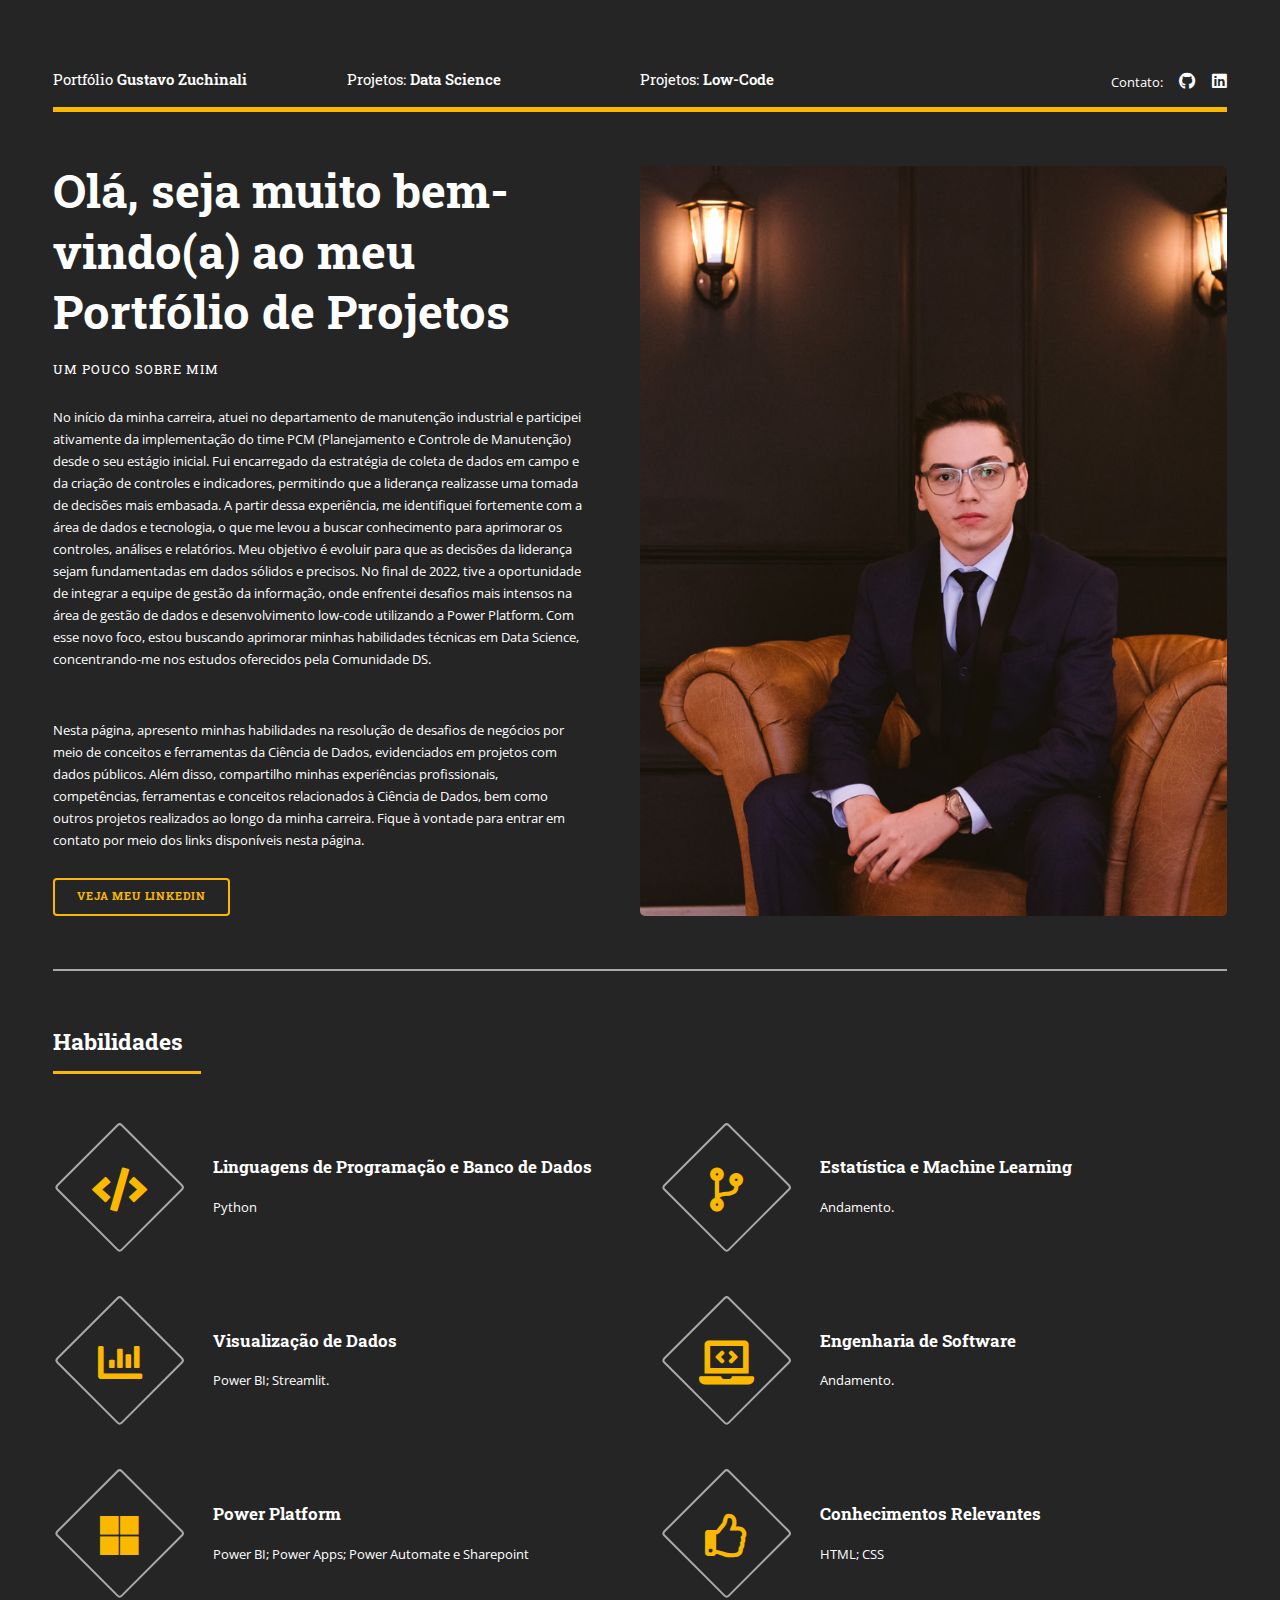
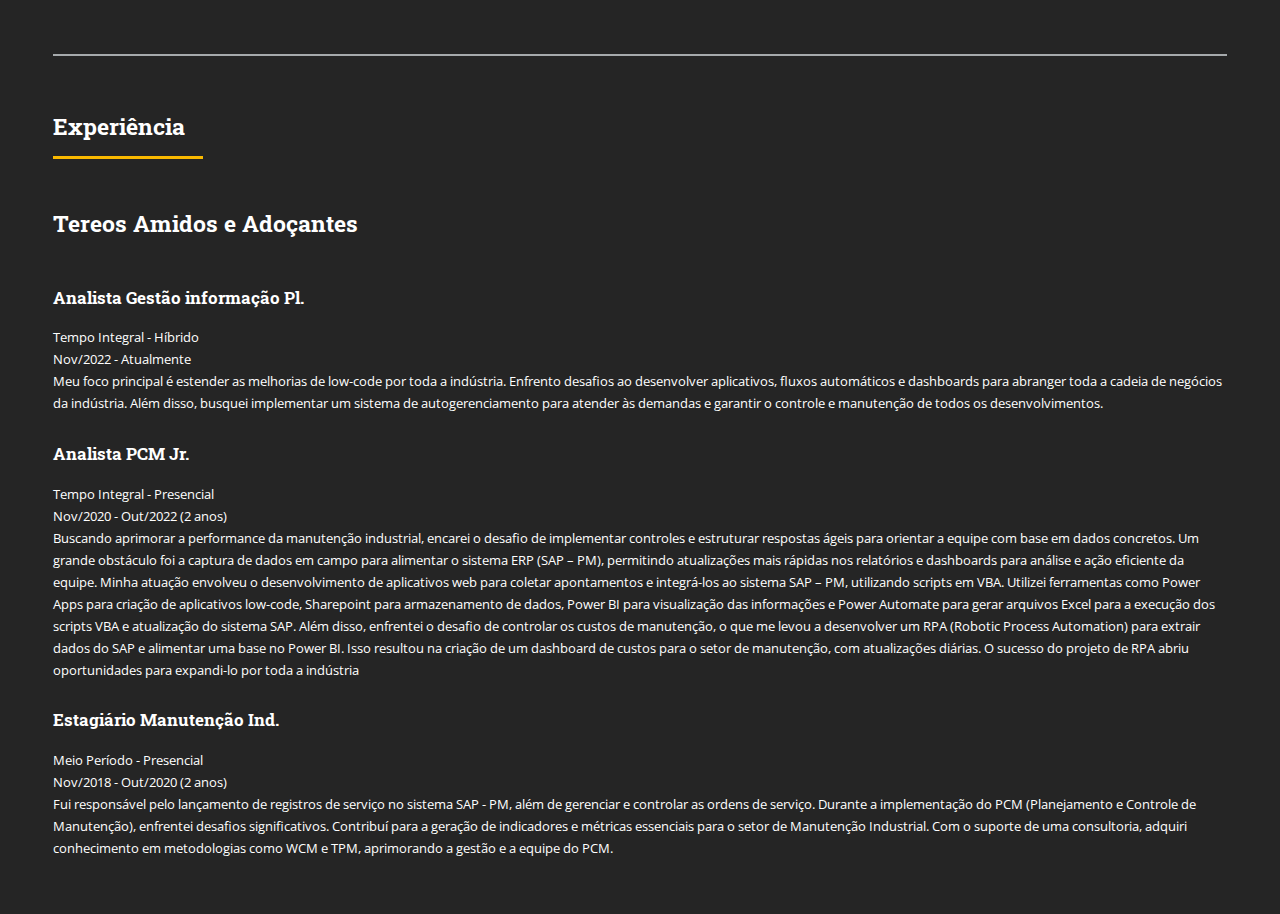
<file: index.html>
<!DOCTYPE html>
<!--
	Editorial by HTML5 UP
	html5up.net | @ajlkn
	Free for personal and commercial use under the CCA 3.0 license (html5up.net/license)
-->
<html>
  <head>
    <title>Portfólio Zuchinali</title>
    <meta charset="utf-8" />
    <meta
      name="viewport"
      content="width=device-width, initial-scale=1, user-scalable=no"
    />
    <link rel="stylesheet" href="assets/css/main.css" />
    <link
      rel="shortcut icon"
      href="images/icon-site-header.png"
      type="image/x-icon"
    />
  </head>
  <body class="is-preload">
    <!-- Wrapper -->
    <div id="wrapper">
      <!-- Main -->
      <div id="main">
        <div class="inner">
          <!-- Header -->
          <header id="header">
            <a href="index.html" class="logo">
              Portfólio <strong>Gustavo Zuchinali</strong></a
            >
            <a href="projetos-data-sciece.html" class="logo"
              >Projetos: <strong>Data Science</strong></a
            >
            <a href="projetos-low-code.html" class="logo"
              >Projetos: <strong>Low-Code</strong></a
            >
            <ul class="icons">
              <li>Contato:</li>
              <li>
                <a
                  href="https://github.com/Zuchinali"
                  class="icon brands fa-github"
                  target="_blank"
                  ><span class="label">Twitter</span></a
                >
              </li>
              <li>
                <a
                  href="https://www.linkedin.com/in/gustavo-zuchinali-b1960716a/"
                  class="icon brands fa-linkedin"
                  target="_blank"
                  ><span class="label">Medium</span></a
                >
              </li>
            </ul>
          </header>

          <!-- Introdução -->
          <section id="banner">
            <div class="content">
              <header>
                <h1>
                  Olá, seja muito bem-vindo(a) ao meu Portfólio de Projetos<br />
                </h1>
                <p>Um pouco sobre mim</p>
              </header>
              <p>
                No início da minha carreira, atuei no departamento de manutenção
                industrial e participei ativamente da implementação do time PCM
                (Planejamento e Controle de Manutenção) desde o seu estágio
                inicial. Fui encarregado da estratégia de coleta de dados em
                campo e da criação de controles e indicadores, permitindo que a
                liderança realizasse uma tomada de decisões mais embasada. A
                partir dessa experiência, me identifiquei fortemente com a área
                de dados e tecnologia, o que me levou a buscar conhecimento para
                aprimorar os controles, análises e relatórios. Meu objetivo é
                evoluir para que as decisões da liderança sejam fundamentadas em
                dados sólidos e precisos. No final de 2022, tive a oportunidade
                de integrar a equipe de gestão da informação, onde enfrentei
                desafios mais intensos na área de gestão de dados e
                desenvolvimento low-code utilizando a Power Platform. Com esse
                novo foco, estou buscando aprimorar minhas habilidades técnicas
                em Data Science, concentrando-me nos estudos oferecidos pela
                Comunidade DS.
              </p>
              <br />
              <p>
                Nesta página, apresento minhas habilidades na resolução de
                desafios de negócios por meio de conceitos e ferramentas da
                Ciência de Dados, evidenciados em projetos com dados públicos.
                Além disso, compartilho minhas experiências profissionais,
                competências, ferramentas e conceitos relacionados à Ciência de
                Dados, bem como outros projetos realizados ao longo da minha
                carreira. Fique à vontade para entrar em contato por meio dos
                links disponíveis nesta página.
              </p>
              <ul class="actions">
                <li>
                  <a
                    href="https://www.linkedin.com/in/gustavo-zuchinali-b1960716a/"
                    class="button big"
                    target="_blank"
                    >Veja meu Linkedin</a
                  >
                </li>
              </ul>
            </div>
            <span class="image object">
              <img src="images/perfil_portfolio.png" alt="" />
            </span>
          </section>

          <!-- Habilidades -->
          <section>
            <header class="major">
              <h2>Habilidades</h2>
            </header>
            <div class="features">
              <article>
                <span class="icon solid fa-code"></span>
                <div class="content">
                  <h3>Linguagens de Programação e Banco de Dados</h3>
                  <p>Python</p>
                </div>
              </article>
              <article>
                <span class="icon solid fa-code-branch"></span>
                <div class="content">
                  <h3>Estatística e Machine Learning</h3>
                  <p>Andamento.</p>
                </div>
              </article>
              <article>
                <span class="icon solid fa-chart-bar"></span>
                <div class="content">
                  <h3>Visualização de Dados</h3>
                  <p>Power BI; Streamlit.</p>
                </div>
              </article>
              <article>
                <span class="icon solid fa-laptop-code"></span>
                <div class="content">
                  <h3>Engenharia de Software</h3>
                  <p>Andamento.</p>
                </div>
              </article>
              <article>
                <span class="icon brands fa-microsoft"></span>
                <div class="content">
                  <h3>Power Platform</h3>
                  <p>
                    Power BI; Power Apps; Power Automate e
                    Sharepoint
                  </p>
                </div>
              </article>
              <article>
                <span class="icon regular fa-thumbs-up"></span>
                <div class="content">
                  <h3>Conhecimentos Relevantes</h3>
                  <p>HTML; CSS</p>
                </div>
              </article>
            </div>
          </section>

          <!-- Experiência -->
          <section>
            <header class="major">
              <h2>Experiência</h2>
            </header>
            <h2>Tereos Amidos e Adoçantes</h2>
            <br />
            <h3>Analista Gestão informação Pl.</h3>
            <p>
              Tempo Integral - Híbrido<br />
              Nov/2022 - Atualmente<br />
              Meu foco principal é estender as melhorias de low-code por toda
              a indústria. Enfrento desafios ao desenvolver aplicativos, fluxos
              automáticos e dashboards para abranger toda a cadeia de negócios
              da indústria. Além disso, busquei implementar um sistema de
              autogerenciamento para atender às demandas e garantir o controle e
              manutenção de todos os desenvolvimentos.
            </p>
            <h3>Analista PCM Jr.</h3>
            <p>
              Tempo Integral - Presencial<br />
              Nov/2020 - Out/2022 (2 anos)<br />
              Buscando aprimorar a performance da manutenção industrial, encarei
              o desafio de implementar controles e estruturar respostas ágeis
              para orientar a equipe com base em dados concretos. Um grande
              obstáculo foi a captura de dados em campo para alimentar o sistema
              ERP (SAP – PM), permitindo atualizações mais rápidas nos
              relatórios e dashboards para análise e ação eficiente da equipe.
              Minha atuação envolveu o desenvolvimento de aplicativos web para
              coletar apontamentos e integrá-los ao sistema SAP – PM, utilizando
              scripts em VBA. Utilizei ferramentas como Power Apps para criação
              de aplicativos low-code, Sharepoint para armazenamento de dados,
              Power BI para visualização das informações e Power Automate para
              gerar arquivos Excel para a execução dos scripts VBA e atualização
              do sistema SAP. Além disso, enfrentei o desafio de controlar os
              custos de manutenção, o que me levou a desenvolver um RPA (Robotic
              Process Automation) para extrair dados do SAP e alimentar uma base
              no Power BI. Isso resultou na criação de um dashboard de custos
              para o setor de manutenção, com atualizações diárias. O sucesso do
              projeto de RPA abriu oportunidades para expandi-lo por toda a
              indústria
            </p>
            <h3>Estagiário Manutenção Ind.</h3>
            <p>
              Meio Período - Presencial<br />
              Nov/2018 - Out/2020 (2 anos)<br />
              Fui responsável pelo lançamento de registros de serviço no sistema
              SAP - PM, além de gerenciar e controlar as ordens de serviço.
              Durante a implementação do PCM (Planejamento e Controle de
              Manutenção), enfrentei desafios significativos. Contribuí para a
              geração de indicadores e métricas essenciais para o setor de
              Manutenção Industrial. Com o suporte de uma consultoria, adquiri
              conhecimento em metodologias como WCM e TPM, aprimorando a gestão
              e a equipe do PCM.
            </p>
          </section>

          <!-- Projetos -->
          <!--
          <section>
            <header class="major">
              <h2>Projetos</h2>
            </header>
            <div class="posts">
              <article>
                <a href="#" class="image"
                  ><img src="images/pic01.jpg" alt=""
                /></a>
                <h3>Interdum aenean</h3>
                <p>
                  Aenean ornare velit lacus, ac varius enim lorem ullamcorper
                  dolore. Proin aliquam facilisis ante interdum. Sed nulla amet
                  lorem feugiat tempus aliquam.
                </p>
                <ul class="actions">
                  <li><a href="#" class="button">More</a></li>
                </ul>
              </article>
            -->
              <!-- Modelos
										<article>
											<a href="#" class="image"><img src="images/pic02.jpg" alt="" /></a>
											<h3>Nulla amet dolore</h3>
											<p>Aenean ornare velit lacus, ac varius enim lorem ullamcorper dolore. Proin aliquam facilisis ante interdum. Sed nulla amet lorem feugiat tempus aliquam.</p>
											<ul class="actions">
												<li><a href="#" class="button">More</a></li>
											</ul>
										</article>
										<article>
											<a href="#" class="image"><img src="images/pic03.jpg" alt="" /></a>
											<h3>Tempus ullamcorper</h3>
											<p>Aenean ornare velit lacus, ac varius enim lorem ullamcorper dolore. Proin aliquam facilisis ante interdum. Sed nulla amet lorem feugiat tempus aliquam.</p>
											<ul class="actions">
												<li><a href="#" class="button">More</a></li>
											</ul>
										</article>
										<article>
											<a href="#" class="image"><img src="images/pic04.jpg" alt="" /></a>
											<h3>Sed etiam facilis</h3>
											<p>Aenean ornare velit lacus, ac varius enim lorem ullamcorper dolore. Proin aliquam facilisis ante interdum. Sed nulla amet lorem feugiat tempus aliquam.</p>
											<ul class="actions">
												<li><a href="#" class="button">More</a></li>
											</ul>
										</article>
										<article>
											<a href="#" class="image"><img src="images/pic05.jpg" alt="" /></a>
											<h3>Feugiat lorem aenean</h3>
											<p>Aenean ornare velit lacus, ac varius enim lorem ullamcorper dolore. Proin aliquam facilisis ante interdum. Sed nulla amet lorem feugiat tempus aliquam.</p>
											<ul class="actions">
												<li><a href="#" class="button">More</a></li>
											</ul>
										</article>
										<article>
											<a href="#" class="image"><img src="images/pic06.jpg" alt="" /></a>
											<h3>Amet varius aliquam</h3>
											<p>Aenean ornare velit lacus, ac varius enim lorem ullamcorper dolore. Proin aliquam facilisis ante interdum. Sed nulla amet lorem feugiat tempus aliquam.</p>
											<ul class="actions">
												<li><a href="#" class="button">More</a></li>
											</ul>
										</article>
										-->
            </div>
          </section>
        </div>
      </div>

      <!-- Sidebar 
      <div id="sidebar">
        <div class="inner"> -->
      <!-- Menu 
          <nav id="menu">
            <header class="major">
              <h2>Navegação</h2>
            </header>
            <ul>
              <li><a href="index.html">Home</a></li>
              <li><a href="generic.html">Projetos</a></li>
              <li>
                <span class="opener">Projetos: Low-Code</span>
                <ul>
                  <li><a href="#">Projeto 1</a></li>
                  <li><a href="#">Projeto 2</a></li>
                  <li><a href="#">Projeto 3</a></li>
                  <li><a href="#">Projeto 4</a></li>
                </ul>
              </li>
            </ul>
          </nav>
        -->
      <!-- Section
								<section>
									<header class="major">
										<h2>Ante interdum</h2>
									</header>
									<div class="mini-posts">
										<article>
											<a href="#" class="image"><img src="images/pic07.jpg" alt="" /></a>
											<p>Aenean ornare velit lacus, ac varius enim lorem ullamcorper dolore aliquam.</p>
										</article>
										<article>
											<a href="#" class="image"><img src="images/pic08.jpg" alt="" /></a>
											<p>Aenean ornare velit lacus, ac varius enim lorem ullamcorper dolore aliquam.</p>
										</article>
										<article>
											<a href="#" class="image"><img src="images/pic09.jpg" alt="" /></a>
											<p>Aenean ornare velit lacus, ac varius enim lorem ullamcorper dolore aliquam.</p>
										</article>
									</div>
									<ul class="actions">
										<li><a href="#" class="button">More</a></li>
									</ul>
								</section>
							-->
      <!-- Section
								<section>
									<header class="major">
										<h2>Get in touch</h2>
									</header>
									<p>Sed varius enim lorem ullamcorper dolore aliquam aenean ornare velit lacus, ac varius enim lorem ullamcorper dolore. Proin sed aliquam facilisis ante interdum. Sed nulla amet lorem feugiat tempus aliquam.</p>
									<ul class="contact">
										<li class="icon solid fa-envelope"><a href="#">information@untitled.tld</a></li>
										<li class="icon solid fa-phone">(000) 000-0000</li>
										<li class="icon solid fa-home">1234 Somewhere Road #8254<br />
										Nashville, TN 00000-0000</li>
									</ul>
								</section>
							-->
      <!-- Footer 
          <footer id="footer">
            <p class="copyright">
              &copy; Untitled. All rights reserved. Design:
              <a href="https://html5up.net">HTML5 UP.</a> Edição e Imagens:
              Gustavo Zuchinali.
            </p>
          </footer>
        </div> 
      </div> -->
    </div>

    <!-- Scripts -->
    <script src="assets/js/jquery.min.js"></script>
    <script src="assets/js/browser.min.js"></script>
    <script src="assets/js/breakpoints.min.js"></script>
    <script src="assets/js/util.js"></script>
    <script src="assets/js/main.js"></script>
  </body>
</html>
</file>
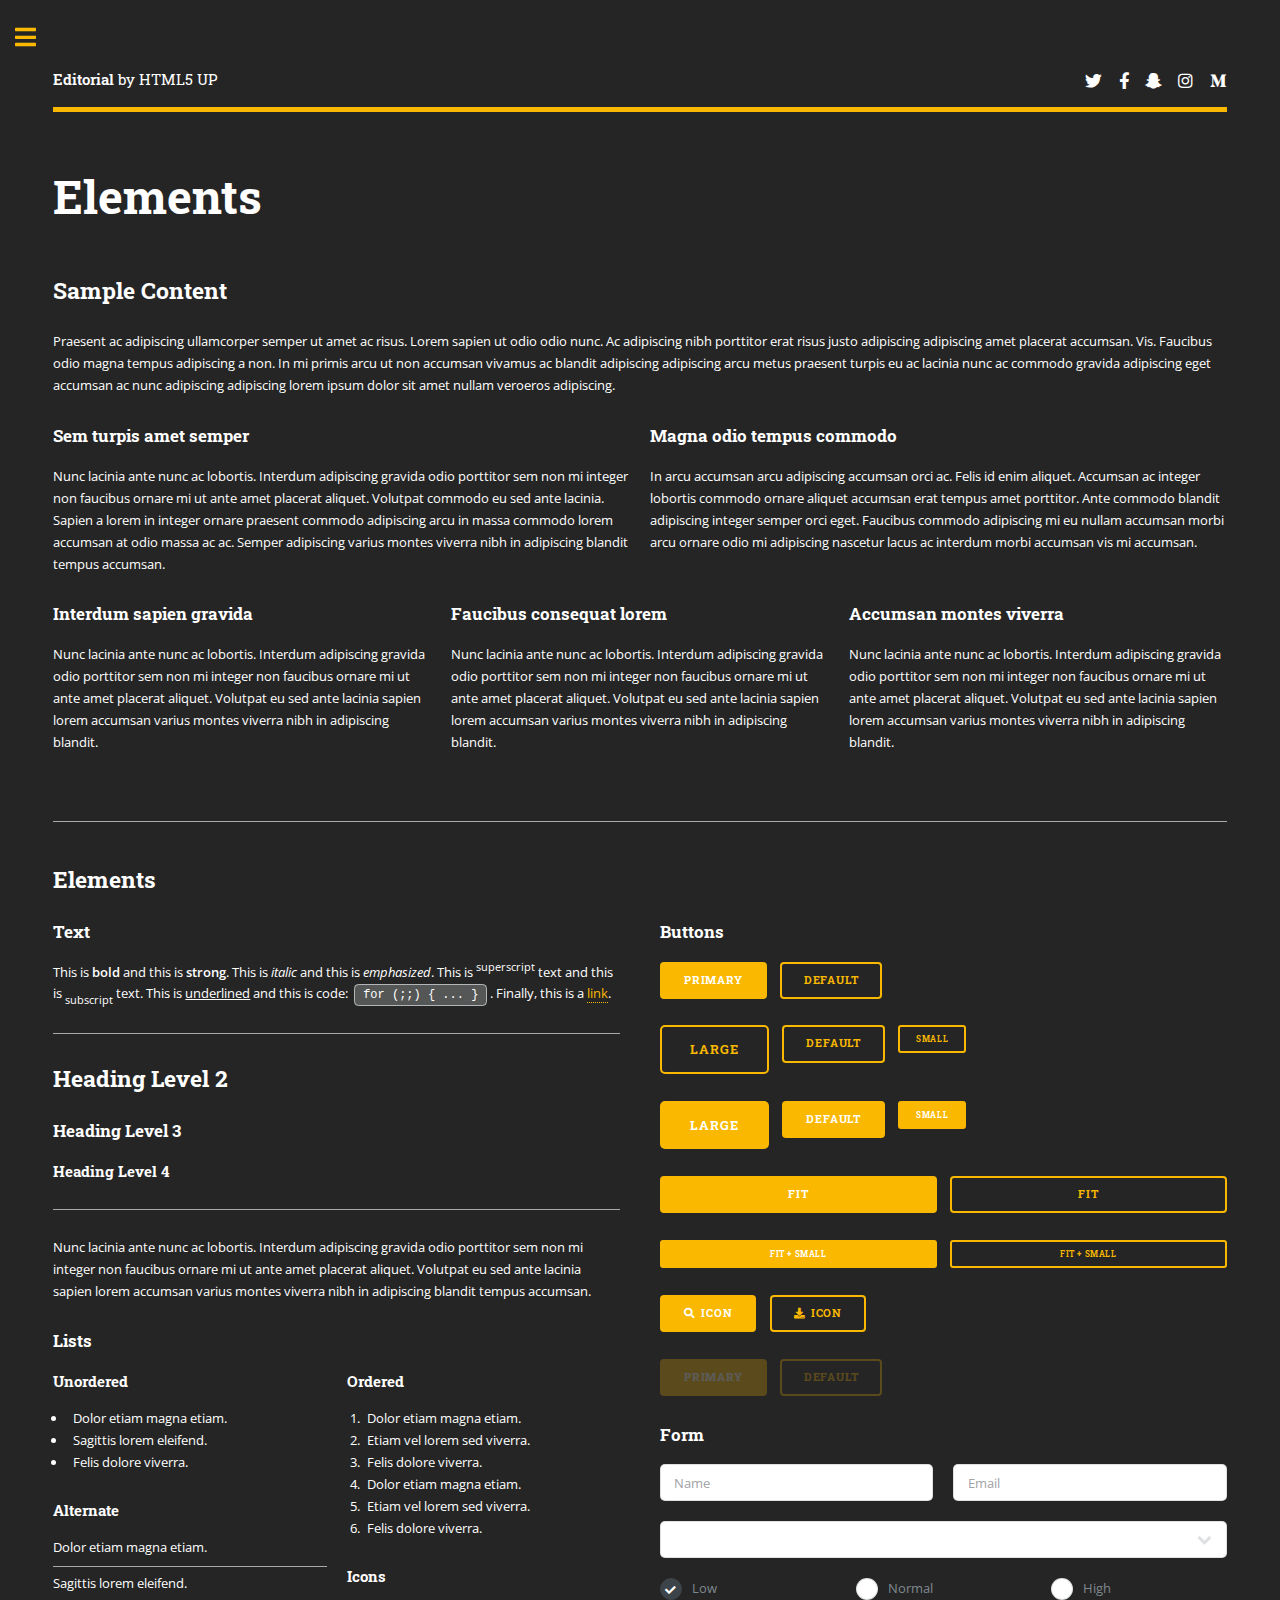
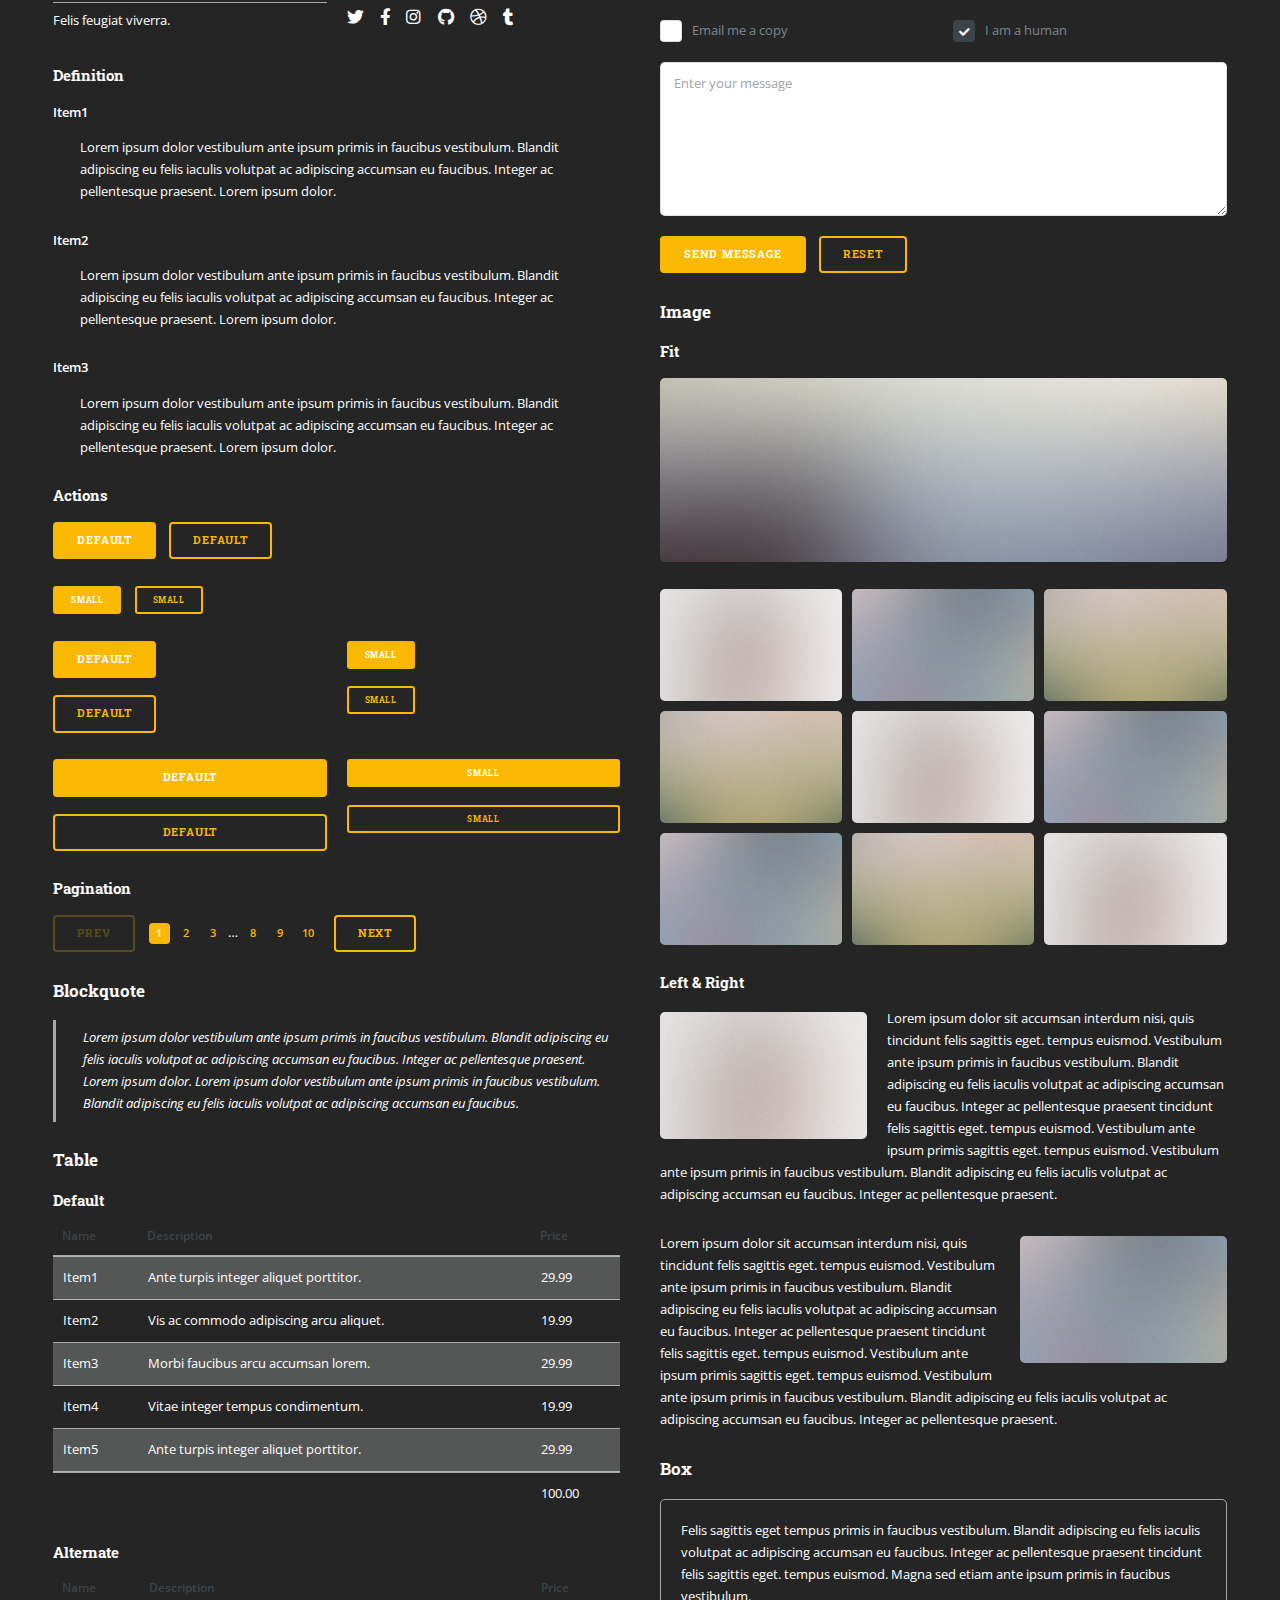
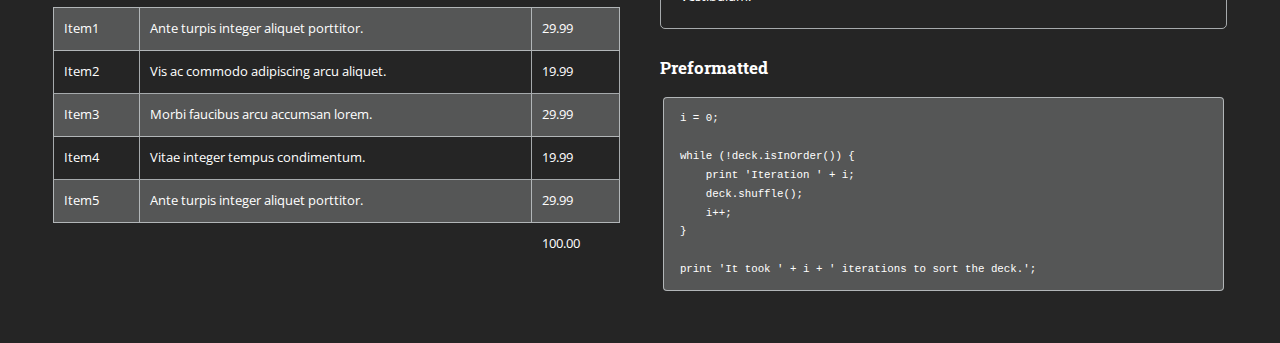
<file: elements.html>
<!DOCTYPE HTML>
<!--
	Editorial by HTML5 UP
	html5up.net | @ajlkn
	Free for personal and commercial use under the CCA 3.0 license (html5up.net/license)
-->
<html>
	<head>
		<title>Elements - Editorial by HTML5 UP</title>
		<meta charset="utf-8" />
		<meta name="viewport" content="width=device-width, initial-scale=1, user-scalable=no" />
		<link rel="stylesheet" href="assets/css/main.css" />
	</head>
	<body class="is-preload">

		<!-- Wrapper -->
			<div id="wrapper">

				<!-- Main -->
					<div id="main">
						<div class="inner">

							<!-- Header -->
								<header id="header">
									<a href="index.html" class="logo"><strong>Editorial</strong> by HTML5 UP</a>
									<ul class="icons">
										<li><a href="#" class="icon brands fa-twitter"><span class="label">Twitter</span></a></li>
										<li><a href="#" class="icon brands fa-facebook-f"><span class="label">Facebook</span></a></li>
										<li><a href="#" class="icon brands fa-snapchat-ghost"><span class="label">Snapchat</span></a></li>
										<li><a href="#" class="icon brands fa-instagram"><span class="label">Instagram</span></a></li>
										<li><a href="#" class="icon brands fa-medium-m"><span class="label">Medium</span></a></li>
									</ul>
								</header>

							<!-- Content -->
								<section>
									<header class="main">
										<h1>Elements</h1>
									</header>

									<!-- Content -->
										<h2 id="content">Sample Content</h2>
										<p>Praesent ac adipiscing ullamcorper semper ut amet ac risus. Lorem sapien ut odio odio nunc. Ac adipiscing nibh porttitor erat risus justo adipiscing adipiscing amet placerat accumsan. Vis. Faucibus odio magna tempus adipiscing a non. In mi primis arcu ut non accumsan vivamus ac blandit adipiscing adipiscing arcu metus praesent turpis eu ac lacinia nunc ac commodo gravida adipiscing eget accumsan ac nunc adipiscing adipiscing lorem ipsum dolor sit amet nullam veroeros adipiscing.</p>
										<div class="row">
											<div class="col-6 col-12-small">
												<h3>Sem turpis amet semper</h3>
												<p>Nunc lacinia ante nunc ac lobortis. Interdum adipiscing gravida odio porttitor sem non mi integer non faucibus ornare mi ut ante amet placerat aliquet. Volutpat commodo eu sed ante lacinia. Sapien a lorem in integer ornare praesent commodo adipiscing arcu in massa commodo lorem accumsan at odio massa ac ac. Semper adipiscing varius montes viverra nibh in adipiscing blandit tempus accumsan.</p>
											</div>
											<div class="col-6 col-12-small">
												<h3>Magna odio tempus commodo</h3>
												<p>In arcu accumsan arcu adipiscing accumsan orci ac. Felis id enim aliquet. Accumsan ac integer lobortis commodo ornare aliquet accumsan erat tempus amet porttitor. Ante commodo blandit adipiscing integer semper orci eget. Faucibus commodo adipiscing mi eu nullam accumsan morbi arcu ornare odio mi adipiscing nascetur lacus ac interdum morbi accumsan vis mi accumsan.</p>
											</div>
											<!-- Break -->
											<div class="col-4 col-12-medium">
												<h3>Interdum sapien gravida</h3>
												<p>Nunc lacinia ante nunc ac lobortis. Interdum adipiscing gravida odio porttitor sem non mi integer non faucibus ornare mi ut ante amet placerat aliquet. Volutpat eu sed ante lacinia sapien lorem accumsan varius montes viverra nibh in adipiscing blandit.</p>
											</div>
											<div class="col-4 col-12-medium">
												<h3>Faucibus consequat lorem</h3>
												<p>Nunc lacinia ante nunc ac lobortis. Interdum adipiscing gravida odio porttitor sem non mi integer non faucibus ornare mi ut ante amet placerat aliquet. Volutpat eu sed ante lacinia sapien lorem accumsan varius montes viverra nibh in adipiscing blandit.</p>
											</div>
											<div class="col-4 col-12-medium">
												<h3>Accumsan montes viverra</h3>
												<p>Nunc lacinia ante nunc ac lobortis. Interdum adipiscing gravida odio porttitor sem non mi integer non faucibus ornare mi ut ante amet placerat aliquet. Volutpat eu sed ante lacinia sapien lorem accumsan varius montes viverra nibh in adipiscing blandit.</p>
											</div>
										</div>

									<hr class="major" />

									<!-- Elements -->
										<h2 id="elements">Elements</h2>
										<div class="row gtr-200">
											<div class="col-6 col-12-medium">

												<!-- Text stuff -->
													<h3>Text</h3>
													<p>This is <b>bold</b> and this is <strong>strong</strong>. This is <i>italic</i> and this is <em>emphasized</em>.
													This is <sup>superscript</sup> text and this is <sub>subscript</sub> text.
													This is <u>underlined</u> and this is code: <code>for (;;) { ... }</code>.
													Finally, this is a <a href="#">link</a>.</p>
													<hr />
													<h2>Heading Level 2</h2>
													<h3>Heading Level 3</h3>
													<h4>Heading Level 4</h4>
													<hr />
													<p>Nunc lacinia ante nunc ac lobortis. Interdum adipiscing gravida odio porttitor sem non mi integer non faucibus ornare mi ut ante amet placerat aliquet. Volutpat eu sed ante lacinia sapien lorem accumsan varius montes viverra nibh in adipiscing blandit tempus accumsan.</p>

												<!-- Lists -->
													<h3>Lists</h3>
													<div class="row">
														<div class="col-6 col-12-small">

															<h4>Unordered</h4>
															<ul>
																<li>Dolor etiam magna etiam.</li>
																<li>Sagittis lorem eleifend.</li>
																<li>Felis dolore viverra.</li>
															</ul>

															<h4>Alternate</h4>
															<ul class="alt">
																<li>Dolor etiam magna etiam.</li>
																<li>Sagittis lorem eleifend.</li>
																<li>Felis feugiat viverra.</li>
															</ul>

														</div>
														<div class="col-6 col-12-small">

															<h4>Ordered</h4>
															<ol>
																<li>Dolor etiam magna etiam.</li>
																<li>Etiam vel lorem sed viverra.</li>
																<li>Felis dolore viverra.</li>
																<li>Dolor etiam magna etiam.</li>
																<li>Etiam vel lorem sed viverra.</li>
																<li>Felis dolore viverra.</li>
															</ol>

															<h4>Icons</h4>
															<ul class="icons">
																<li><a href="#" class="icon brands fa-twitter"><span class="label">Twitter</span></a></li>
																<li><a href="#" class="icon brands fa-facebook-f"><span class="label">Facebook</span></a></li>
																<li><a href="#" class="icon brands fa-instagram"><span class="label">Instagram</span></a></li>
																<li><a href="#" class="icon brands fa-github"><span class="label">Github</span></a></li>
																<li><a href="#" class="icon brands fa-dribbble"><span class="label">Dribbble</span></a></li>
																<li><a href="#" class="icon brands fa-tumblr"><span class="label">Tumblr</span></a></li>
															</ul>

														</div>
													</div>
													<h4>Definition</h4>
													<dl>
														<dt>Item1</dt>
														<dd>
															<p>Lorem ipsum dolor vestibulum ante ipsum primis in faucibus vestibulum. Blandit adipiscing eu felis iaculis volutpat ac adipiscing accumsan eu faucibus. Integer ac pellentesque praesent. Lorem ipsum dolor.</p>
														</dd>
														<dt>Item2</dt>
														<dd>
															<p>Lorem ipsum dolor vestibulum ante ipsum primis in faucibus vestibulum. Blandit adipiscing eu felis iaculis volutpat ac adipiscing accumsan eu faucibus. Integer ac pellentesque praesent. Lorem ipsum dolor.</p>
														</dd>
														<dt>Item3</dt>
														<dd>
															<p>Lorem ipsum dolor vestibulum ante ipsum primis in faucibus vestibulum. Blandit adipiscing eu felis iaculis volutpat ac adipiscing accumsan eu faucibus. Integer ac pellentesque praesent. Lorem ipsum dolor.</p>
														</dd>
													</dl>

													<h4>Actions</h4>
													<ul class="actions">
														<li><a href="#" class="button primary">Default</a></li>
														<li><a href="#" class="button">Default</a></li>
													</ul>
													<ul class="actions small">
														<li><a href="#" class="button primary small">Small</a></li>
														<li><a href="#" class="button small">Small</a></li>
													</ul>
													<div class="row">
														<div class="col-6 col-12-small">
															<ul class="actions stacked">
																<li><a href="#" class="button primary">Default</a></li>
																<li><a href="#" class="button">Default</a></li>
															</ul>
														</div>
														<div class="col-6 col-12-small">
															<ul class="actions stacked">
																<li><a href="#" class="button primary small">Small</a></li>
																<li><a href="#" class="button small">Small</a></li>
															</ul>
														</div>
														<div class="col-6 col-12-small">
															<ul class="actions stacked">
																<li><a href="#" class="button primary fit">Default</a></li>
																<li><a href="#" class="button fit">Default</a></li>
															</ul>
														</div>
														<div class="col-6 col-12-small">
															<ul class="actions stacked">
																<li><a href="#" class="button primary small fit">Small</a></li>
																<li><a href="#" class="button small fit">Small</a></li>
															</ul>
														</div>
													</div>

													<h4>Pagination</h4>
													<ul class="pagination">
														<li><span class="button disabled">Prev</span></li>
														<li><a href="#" class="page active">1</a></li>
														<li><a href="#" class="page">2</a></li>
														<li><a href="#" class="page">3</a></li>
														<li><span>&hellip;</span></li>
														<li><a href="#" class="page">8</a></li>
														<li><a href="#" class="page">9</a></li>
														<li><a href="#" class="page">10</a></li>
														<li><a href="#" class="button">Next</a></li>
													</ul>

												<!-- Blockquote -->
													<h3>Blockquote</h3>
													<blockquote>Lorem ipsum dolor vestibulum ante ipsum primis in faucibus vestibulum. Blandit adipiscing eu felis iaculis volutpat ac adipiscing accumsan eu faucibus. Integer ac pellentesque praesent. Lorem ipsum dolor. Lorem ipsum dolor vestibulum ante ipsum primis in faucibus vestibulum. Blandit adipiscing eu felis iaculis volutpat ac adipiscing accumsan eu faucibus.</blockquote>

												<!-- Table -->
													<h3>Table</h3>

													<h4>Default</h4>
													<div class="table-wrapper">
														<table>
															<thead>
																<tr>
																	<th>Name</th>
																	<th>Description</th>
																	<th>Price</th>
																</tr>
															</thead>
															<tbody>
																<tr>
																	<td>Item1</td>
																	<td>Ante turpis integer aliquet porttitor.</td>
																	<td>29.99</td>
																</tr>
																<tr>
																	<td>Item2</td>
																	<td>Vis ac commodo adipiscing arcu aliquet.</td>
																	<td>19.99</td>
																</tr>
																<tr>
																	<td>Item3</td>
																	<td> Morbi faucibus arcu accumsan lorem.</td>
																	<td>29.99</td>
																</tr>
																<tr>
																	<td>Item4</td>
																	<td>Vitae integer tempus condimentum.</td>
																	<td>19.99</td>
																</tr>
																<tr>
																	<td>Item5</td>
																	<td>Ante turpis integer aliquet porttitor.</td>
																	<td>29.99</td>
																</tr>
															</tbody>
															<tfoot>
																<tr>
																	<td colspan="2"></td>
																	<td>100.00</td>
																</tr>
															</tfoot>
														</table>
													</div>

													<h4>Alternate</h4>
													<div class="table-wrapper">
														<table class="alt">
															<thead>
																<tr>
																	<th>Name</th>
																	<th>Description</th>
																	<th>Price</th>
																</tr>
															</thead>
															<tbody>
																<tr>
																	<td>Item1</td>
																	<td>Ante turpis integer aliquet porttitor.</td>
																	<td>29.99</td>
																</tr>
																<tr>
																	<td>Item2</td>
																	<td>Vis ac commodo adipiscing arcu aliquet.</td>
																	<td>19.99</td>
																</tr>
																<tr>
																	<td>Item3</td>
																	<td> Morbi faucibus arcu accumsan lorem.</td>
																	<td>29.99</td>
																</tr>
																<tr>
																	<td>Item4</td>
																	<td>Vitae integer tempus condimentum.</td>
																	<td>19.99</td>
																</tr>
																<tr>
																	<td>Item5</td>
																	<td>Ante turpis integer aliquet porttitor.</td>
																	<td>29.99</td>
																</tr>
															</tbody>
															<tfoot>
																<tr>
																	<td colspan="2"></td>
																	<td>100.00</td>
																</tr>
															</tfoot>
														</table>
													</div>

											</div>
											<div class="col-6 col-12-medium">

												<!-- Buttons -->
													<h3>Buttons</h3>
													<ul class="actions">
														<li><a href="#" class="button primary">Primary</a></li>
														<li><a href="#" class="button">Default</a></li>
													</ul>
													<ul class="actions">
														<li><a href="#" class="button large">Large</a></li>
														<li><a href="#" class="button">Default</a></li>
														<li><a href="#" class="button small">Small</a></li>
													</ul>
													<ul class="actions">
														<li><a href="#" class="button primary large">Large</a></li>
														<li><a href="#" class="button primary">Default</a></li>
														<li><a href="#" class="button primary small">Small</a></li>
													</ul>
													<ul class="actions fit">
														<li><a href="#" class="button primary fit">Fit</a></li>
														<li><a href="#" class="button fit">Fit</a></li>
													</ul>
													<ul class="actions fit small">
														<li><a href="#" class="button primary fit small">Fit + Small</a></li>
														<li><a href="#" class="button fit small">Fit + Small</a></li>
													</ul>
													<ul class="actions">
														<li><a href="#" class="button primary icon solid fa-search">Icon</a></li>
														<li><a href="#" class="button icon solid fa-download">Icon</a></li>
													</ul>
													<ul class="actions">
														<li><span class="button primary disabled">Primary</span></li>
														<li><span class="button disabled">Default</span></li>
													</ul>

												<!-- Form -->
													<h3>Form</h3>

													<form method="post" action="#">
														<div class="row gtr-uniform">
															<div class="col-6 col-12-xsmall">
																<input type="text" name="demo-name" id="demo-name" value="" placeholder="Name" />
															</div>
															<div class="col-6 col-12-xsmall">
																<input type="email" name="demo-email" id="demo-email" value="" placeholder="Email" />
															</div>
															<!-- Break -->
															<div class="col-12">
																<select name="demo-category" id="demo-category">
																	<option value="">- Category -</option>
																	<option value="1">Manufacturing</option>
																	<option value="1">Shipping</option>
																	<option value="1">Administration</option>
																	<option value="1">Human Resources</option>
																</select>
															</div>
															<!-- Break -->
															<div class="col-4 col-12-small">
																<input type="radio" id="demo-priority-low" name="demo-priority" checked>
																<label for="demo-priority-low">Low</label>
															</div>
															<div class="col-4 col-12-small">
																<input type="radio" id="demo-priority-normal" name="demo-priority">
																<label for="demo-priority-normal">Normal</label>
															</div>
															<div class="col-4 col-12-small">
																<input type="radio" id="demo-priority-high" name="demo-priority">
																<label for="demo-priority-high">High</label>
															</div>
															<!-- Break -->
															<div class="col-6 col-12-small">
																<input type="checkbox" id="demo-copy" name="demo-copy">
																<label for="demo-copy">Email me a copy</label>
															</div>
															<div class="col-6 col-12-small">
																<input type="checkbox" id="demo-human" name="demo-human" checked>
																<label for="demo-human">I am a human</label>
															</div>
															<!-- Break -->
															<div class="col-12">
																<textarea name="demo-message" id="demo-message" placeholder="Enter your message" rows="6"></textarea>
															</div>
															<!-- Break -->
															<div class="col-12">
																<ul class="actions">
																	<li><input type="submit" value="Send Message" class="primary" /></li>
																	<li><input type="reset" value="Reset" /></li>
																</ul>
															</div>
														</div>
													</form>

												<!-- Image -->
													<h3>Image</h3>

													<h4>Fit</h4>
													<span class="image fit"><img src="images/pic11.jpg" alt="" /></span>
													<div class="box alt">
														<div class="row gtr-50 gtr-uniform">
															<div class="col-4"><span class="image fit"><img src="images/pic01.jpg" alt="" /></span></div>
															<div class="col-4"><span class="image fit"><img src="images/pic02.jpg" alt="" /></span></div>
															<div class="col-4"><span class="image fit"><img src="images/pic03.jpg" alt="" /></span></div>
															<!-- Break -->
															<div class="col-4"><span class="image fit"><img src="images/pic03.jpg" alt="" /></span></div>
															<div class="col-4"><span class="image fit"><img src="images/pic01.jpg" alt="" /></span></div>
															<div class="col-4"><span class="image fit"><img src="images/pic02.jpg" alt="" /></span></div>
															<!-- Break -->
															<div class="col-4"><span class="image fit"><img src="images/pic02.jpg" alt="" /></span></div>
															<div class="col-4"><span class="image fit"><img src="images/pic03.jpg" alt="" /></span></div>
															<div class="col-4"><span class="image fit"><img src="images/pic01.jpg" alt="" /></span></div>
														</div>
													</div>

													<h4>Left &amp; Right</h4>
													<p><span class="image left"><img src="images/pic01.jpg" alt="" /></span>Lorem ipsum dolor sit accumsan interdum nisi, quis tincidunt felis sagittis eget. tempus euismod. Vestibulum ante ipsum primis in faucibus vestibulum. Blandit adipiscing eu felis iaculis volutpat ac adipiscing accumsan eu faucibus. Integer ac pellentesque praesent tincidunt felis sagittis eget. tempus euismod. Vestibulum ante ipsum primis sagittis eget. tempus euismod. Vestibulum ante ipsum primis in faucibus vestibulum. Blandit adipiscing eu felis iaculis volutpat ac adipiscing accumsan eu faucibus. Integer ac pellentesque praesent.</p>
													<p><span class="image right"><img src="images/pic02.jpg" alt="" /></span>Lorem ipsum dolor sit accumsan interdum nisi, quis tincidunt felis sagittis eget. tempus euismod. Vestibulum ante ipsum primis in faucibus vestibulum. Blandit adipiscing eu felis iaculis volutpat ac adipiscing accumsan eu faucibus. Integer ac pellentesque praesent tincidunt felis sagittis eget. tempus euismod. Vestibulum ante ipsum primis sagittis eget. tempus euismod. Vestibulum ante ipsum primis in faucibus vestibulum. Blandit adipiscing eu felis iaculis volutpat ac adipiscing accumsan eu faucibus. Integer ac pellentesque praesent.</p>

												<!-- Box -->
													<h3>Box</h3>
													<div class="box">
														<p>Felis sagittis eget tempus primis in faucibus vestibulum. Blandit adipiscing eu felis iaculis volutpat ac adipiscing accumsan eu faucibus. Integer ac pellentesque praesent tincidunt felis sagittis eget. tempus euismod. Magna sed etiam ante ipsum primis in faucibus vestibulum.</p>
													</div>

												<!-- Preformatted Code -->
													<h3>Preformatted</h3>
													<pre><code>i = 0;

while (!deck.isInOrder()) {
    print 'Iteration ' + i;
    deck.shuffle();
    i++;
}

print 'It took ' + i + ' iterations to sort the deck.';
</code></pre>

											</div>
										</div>

								</section>

						</div>
					</div>

				<!-- Sidebar -->
					<div id="sidebar">
						<div class="inner">

							<!-- Search -->
								<section id="search" class="alt">
									<form method="post" action="#">
										<input type="text" name="query" id="query" placeholder="Search" />
									</form>
								</section>

							<!-- Menu -->
								<nav id="menu">
									<header class="major">
										<h2>Menu</h2>
									</header>
									<ul>
										<li><a href="index.html">Homepage</a></li>
										<li><a href="generic.html">Generic</a></li>
										<li><a href="elements.html">Elements</a></li>
										<li>
											<span class="opener">Submenu</span>
											<ul>
												<li><a href="#">Lorem Dolor</a></li>
												<li><a href="#">Ipsum Adipiscing</a></li>
												<li><a href="#">Tempus Magna</a></li>
												<li><a href="#">Feugiat Veroeros</a></li>
											</ul>
										</li>
										<li><a href="#">Etiam Dolore</a></li>
										<li><a href="#">Adipiscing</a></li>
										<li>
											<span class="opener">Another Submenu</span>
											<ul>
												<li><a href="#">Lorem Dolor</a></li>
												<li><a href="#">Ipsum Adipiscing</a></li>
												<li><a href="#">Tempus Magna</a></li>
												<li><a href="#">Feugiat Veroeros</a></li>
											</ul>
										</li>
										<li><a href="#">Maximus Erat</a></li>
										<li><a href="#">Sapien Mauris</a></li>
										<li><a href="#">Amet Lacinia</a></li>
									</ul>
								</nav>

							<!-- Section -->
								<section>
									<header class="major">
										<h2>Ante interdum</h2>
									</header>
									<div class="mini-posts">
										<article>
											<a href="#" class="image"><img src="images/pic07.jpg" alt="" /></a>
											<p>Aenean ornare velit lacus, ac varius enim lorem ullamcorper dolore aliquam.</p>
										</article>
										<article>
											<a href="#" class="image"><img src="images/pic08.jpg" alt="" /></a>
											<p>Aenean ornare velit lacus, ac varius enim lorem ullamcorper dolore aliquam.</p>
										</article>
										<article>
											<a href="#" class="image"><img src="images/pic09.jpg" alt="" /></a>
											<p>Aenean ornare velit lacus, ac varius enim lorem ullamcorper dolore aliquam.</p>
										</article>
									</div>
									<ul class="actions">
										<li><a href="#" class="button">More</a></li>
									</ul>
								</section>

							<!-- Section -->
								<section>
									<header class="major">
										<h2>Get in touch</h2>
									</header>
									<p>Sed varius enim lorem ullamcorper dolore aliquam aenean ornare velit lacus, ac varius enim lorem ullamcorper dolore. Proin sed aliquam facilisis ante interdum. Sed nulla amet lorem feugiat tempus aliquam.</p>
									<ul class="contact">
										<li class="icon solid fa-envelope"><a href="#">information@untitled.tld</a></li>
										<li class="icon solid fa-phone">(000) 000-0000</li>
										<li class="icon solid fa-home">1234 Somewhere Road #8254<br />
										Nashville, TN 00000-0000</li>
									</ul>
								</section>

							<!-- Footer -->
								<footer id="footer">
									<p class="copyright">&copy; Untitled. All rights reserved. Demo Images: <a href="https://unsplash.com">Unsplash</a>. Design: <a href="https://html5up.net">HTML5 UP</a>.</p>
								</footer>

						</div>
					</div>

			</div>

		<!-- Scripts -->
			<script src="assets/js/jquery.min.js"></script>
			<script src="assets/js/browser.min.js"></script>
			<script src="assets/js/breakpoints.min.js"></script>
			<script src="assets/js/util.js"></script>
			<script src="assets/js/main.js"></script>

	</body>
</html>
</file>
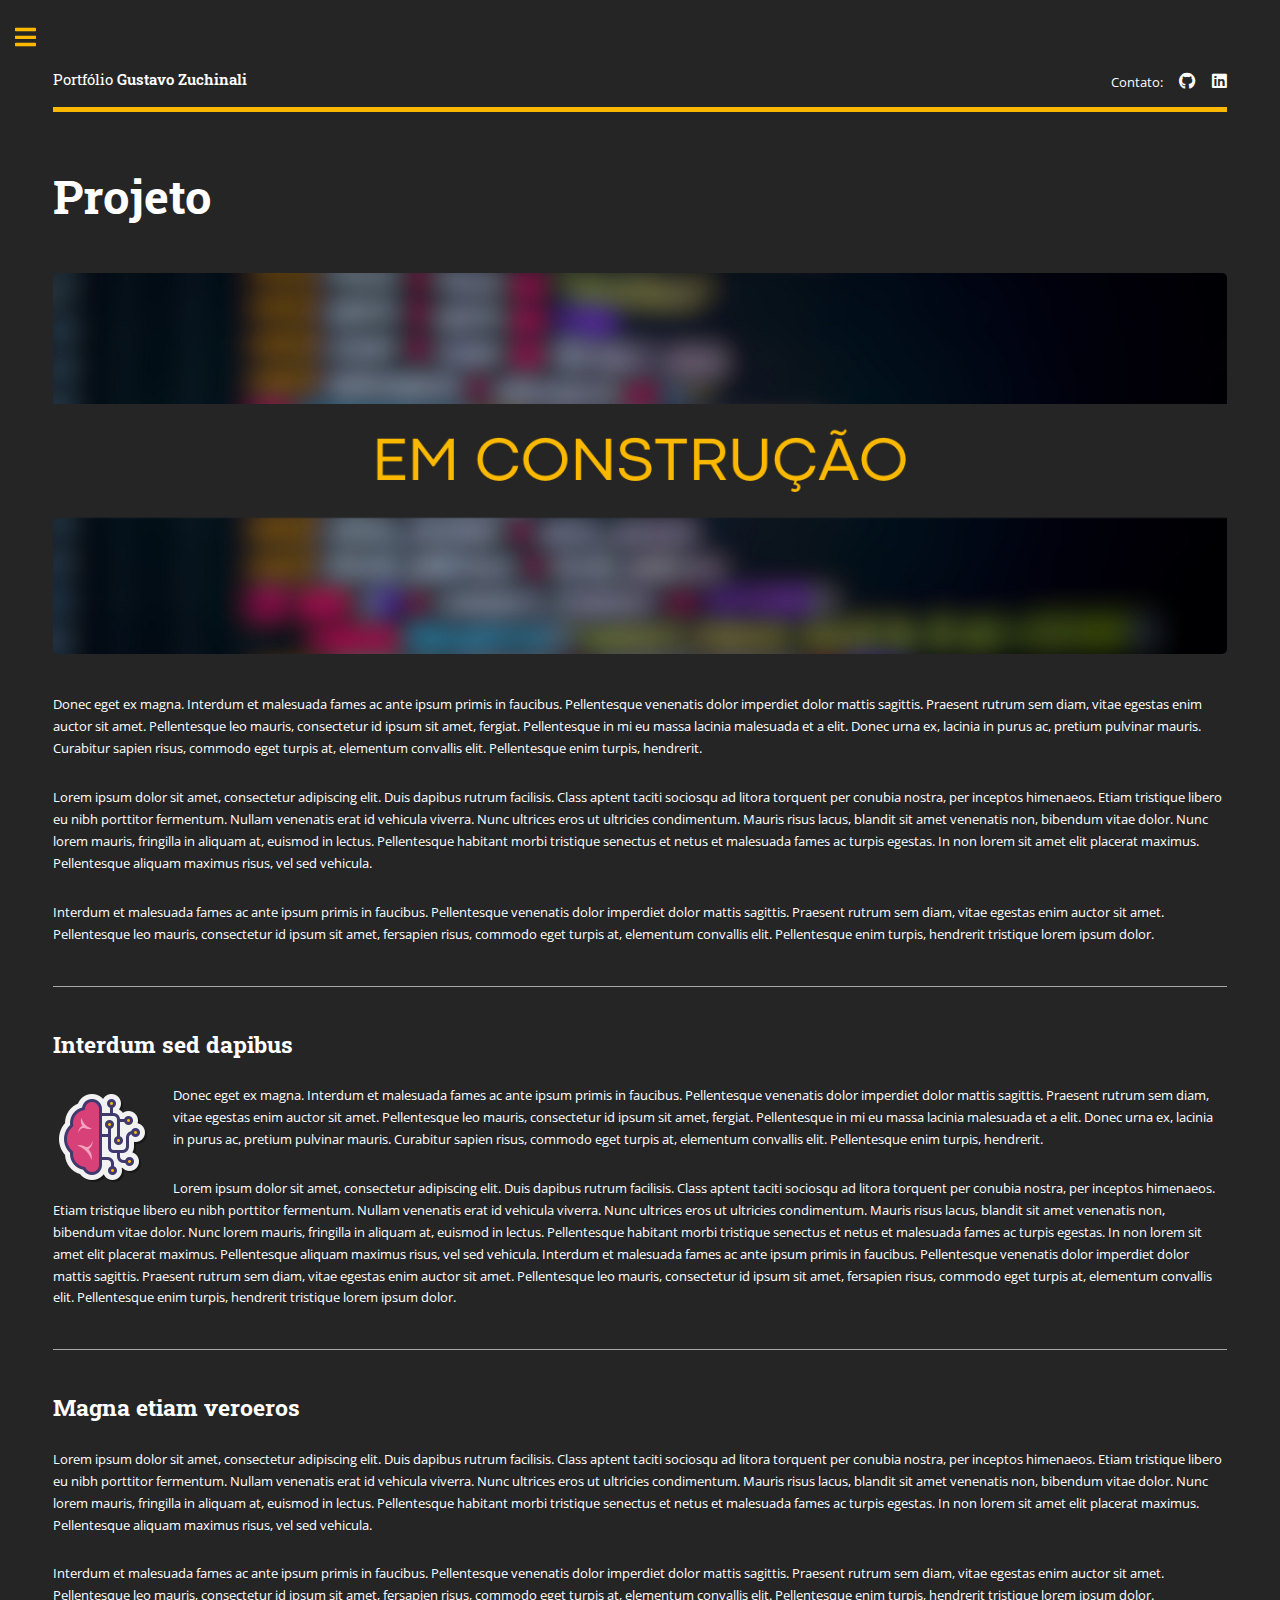
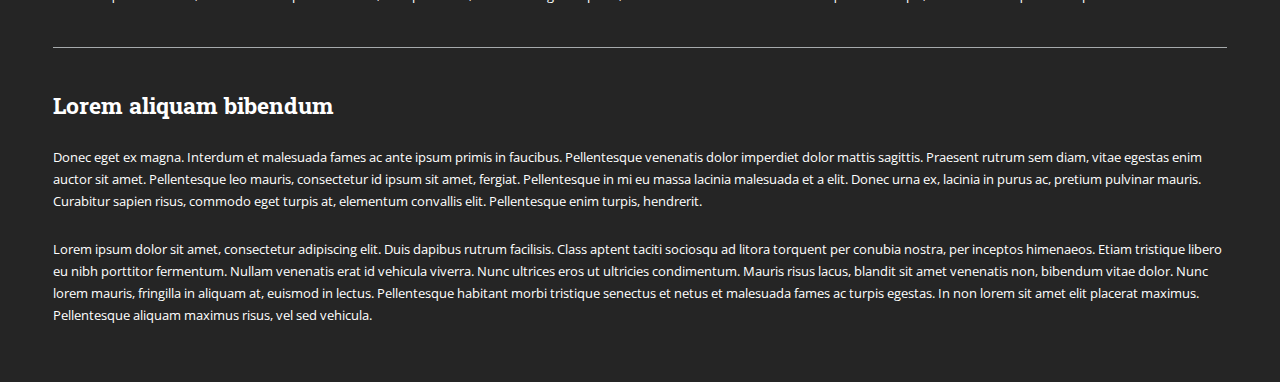
<file: generic.html>
<!DOCTYPE html>
<!--
	Editorial by HTML5 UP
	html5up.net | @ajlkn
	Free for personal and commercial use under the CCA 3.0 license (html5up.net/license)
-->
<html>
  <head>
    <title>Portfólio Zuchinali: Projeto</title>
    <meta charset="utf-8" />
    <meta
      name="viewport"
      content="width=device-width, initial-scale=1, user-scalable=no"
    />
    <link rel="stylesheet" href="assets/css/main.css" />
    <link
      rel="shortcut icon"
      href="images/icon-site-header.png"
      type="image/x-icon"
    />
  </head>
  <body class="is-preload">
    <!-- Wrapper -->
    <div id="wrapper">
      <!-- Main -->
      <div id="main">
        <div class="inner">
          <!-- Header -->
          <header id="header">
            <a href="index.html" class="logo">
              Portfólio <strong>Gustavo Zuchinali</strong></a
            >
            <ul class="icons">
              <li>Contato:</li>
              <li>
                <a
                  href="https://github.com/Zuchinali"
                  class="icon brands fa-github"
                  target="_blank"
                  ><span class="label">Twitter</span></a
                >
              </li>
              <li>
                <a
                  href="https://www.linkedin.com/in/gustavo-zuchinali-b1960716a/"
                  class="icon brands fa-linkedin"
                  target="_blank"
                  ><span class="label">Medium</span></a
                >
              </li>
            </ul>
          </header>

          <!-- Content -->
          <section>
            <header class="main">
              <h1>Projeto</h1>
            </header>

            <span class="image main"
              ><img src="images/em_construcao.png" alt=""
            /></span>

            <p>
              Donec eget ex magna. Interdum et malesuada fames ac ante ipsum
              primis in faucibus. Pellentesque venenatis dolor imperdiet dolor
              mattis sagittis. Praesent rutrum sem diam, vitae egestas enim
              auctor sit amet. Pellentesque leo mauris, consectetur id ipsum sit
              amet, fergiat. Pellentesque in mi eu massa lacinia malesuada et a
              elit. Donec urna ex, lacinia in purus ac, pretium pulvinar mauris.
              Curabitur sapien risus, commodo eget turpis at, elementum
              convallis elit. Pellentesque enim turpis, hendrerit.
            </p>
            <p>
              Lorem ipsum dolor sit amet, consectetur adipiscing elit. Duis
              dapibus rutrum facilisis. Class aptent taciti sociosqu ad litora
              torquent per conubia nostra, per inceptos himenaeos. Etiam
              tristique libero eu nibh porttitor fermentum. Nullam venenatis
              erat id vehicula viverra. Nunc ultrices eros ut ultricies
              condimentum. Mauris risus lacus, blandit sit amet venenatis non,
              bibendum vitae dolor. Nunc lorem mauris, fringilla in aliquam at,
              euismod in lectus. Pellentesque habitant morbi tristique senectus
              et netus et malesuada fames ac turpis egestas. In non lorem sit
              amet elit placerat maximus. Pellentesque aliquam maximus risus,
              vel sed vehicula.
            </p>
            <p>
              Interdum et malesuada fames ac ante ipsum primis in faucibus.
              Pellentesque venenatis dolor imperdiet dolor mattis sagittis.
              Praesent rutrum sem diam, vitae egestas enim auctor sit amet.
              Pellentesque leo mauris, consectetur id ipsum sit amet, fersapien
              risus, commodo eget turpis at, elementum convallis elit.
              Pellentesque enim turpis, hendrerit tristique lorem ipsum dolor.
            </p>

            <hr class="major" />

            <h2>Interdum sed dapibus</h2>
            <p>
              <span class="image left"
                ><img
                  src="images/icon-site-header.png"
                  alt=""
                  width=""
                  height=""
              /></span>
              Donec eget ex magna. Interdum et malesuada fames ac ante ipsum
              primis in faucibus. Pellentesque venenatis dolor imperdiet dolor
              mattis sagittis. Praesent rutrum sem diam, vitae egestas enim
              auctor sit amet. Pellentesque leo mauris, consectetur id ipsum sit
              amet, fergiat. Pellentesque in mi eu massa lacinia malesuada et a
              elit. Donec urna ex, lacinia in purus ac, pretium pulvinar mauris.
              Curabitur sapien risus, commodo eget turpis at, elementum
              convallis elit. Pellentesque enim turpis, hendrerit.
            </p>
            <p>
              Lorem ipsum dolor sit amet, consectetur adipiscing elit. Duis
              dapibus rutrum facilisis. Class aptent taciti sociosqu ad litora
              torquent per conubia nostra, per inceptos himenaeos. Etiam
              tristique libero eu nibh porttitor fermentum. Nullam venenatis
              erat id vehicula viverra. Nunc ultrices eros ut ultricies
              condimentum. Mauris risus lacus, blandit sit amet venenatis non,
              bibendum vitae dolor. Nunc lorem mauris, fringilla in aliquam at,
              euismod in lectus. Pellentesque habitant morbi tristique senectus
              et netus et malesuada fames ac turpis egestas. In non lorem sit
              amet elit placerat maximus. Pellentesque aliquam maximus risus,
              vel sed vehicula. Interdum et malesuada fames ac ante ipsum primis
              in faucibus. Pellentesque venenatis dolor imperdiet dolor mattis
              sagittis. Praesent rutrum sem diam, vitae egestas enim auctor sit
              amet. Pellentesque leo mauris, consectetur id ipsum sit amet,
              fersapien risus, commodo eget turpis at, elementum convallis elit.
              Pellentesque enim turpis, hendrerit tristique lorem ipsum dolor.
            </p>

            <hr class="major" />

            <h2>Magna etiam veroeros</h2>
            <p>
              Lorem ipsum dolor sit amet, consectetur adipiscing elit. Duis
              dapibus rutrum facilisis. Class aptent taciti sociosqu ad litora
              torquent per conubia nostra, per inceptos himenaeos. Etiam
              tristique libero eu nibh porttitor fermentum. Nullam venenatis
              erat id vehicula viverra. Nunc ultrices eros ut ultricies
              condimentum. Mauris risus lacus, blandit sit amet venenatis non,
              bibendum vitae dolor. Nunc lorem mauris, fringilla in aliquam at,
              euismod in lectus. Pellentesque habitant morbi tristique senectus
              et netus et malesuada fames ac turpis egestas. In non lorem sit
              amet elit placerat maximus. Pellentesque aliquam maximus risus,
              vel sed vehicula.
            </p>
            <p>
              Interdum et malesuada fames ac ante ipsum primis in faucibus.
              Pellentesque venenatis dolor imperdiet dolor mattis sagittis.
              Praesent rutrum sem diam, vitae egestas enim auctor sit amet.
              Pellentesque leo mauris, consectetur id ipsum sit amet, fersapien
              risus, commodo eget turpis at, elementum convallis elit.
              Pellentesque enim turpis, hendrerit tristique lorem ipsum dolor.
            </p>

            <hr class="major" />

            <h2>Lorem aliquam bibendum</h2>
            <p>
              Donec eget ex magna. Interdum et malesuada fames ac ante ipsum
              primis in faucibus. Pellentesque venenatis dolor imperdiet dolor
              mattis sagittis. Praesent rutrum sem diam, vitae egestas enim
              auctor sit amet. Pellentesque leo mauris, consectetur id ipsum sit
              amet, fergiat. Pellentesque in mi eu massa lacinia malesuada et a
              elit. Donec urna ex, lacinia in purus ac, pretium pulvinar mauris.
              Curabitur sapien risus, commodo eget turpis at, elementum
              convallis elit. Pellentesque enim turpis, hendrerit.
            </p>
            <p>
              Lorem ipsum dolor sit amet, consectetur adipiscing elit. Duis
              dapibus rutrum facilisis. Class aptent taciti sociosqu ad litora
              torquent per conubia nostra, per inceptos himenaeos. Etiam
              tristique libero eu nibh porttitor fermentum. Nullam venenatis
              erat id vehicula viverra. Nunc ultrices eros ut ultricies
              condimentum. Mauris risus lacus, blandit sit amet venenatis non,
              bibendum vitae dolor. Nunc lorem mauris, fringilla in aliquam at,
              euismod in lectus. Pellentesque habitant morbi tristique senectus
              et netus et malesuada fames ac turpis egestas. In non lorem sit
              amet elit placerat maximus. Pellentesque aliquam maximus risus,
              vel sed vehicula.
            </p>
          </section>
        </div>
      </div>

      <!-- Sidebar -->
      <div id="sidebar">
        <div class="inner">
          <!-- Menu -->
          <nav id="menu">
            <header class="major">
              <h2>Navegação</h2>
            </header>
            <ul>
              <li><a href="index.html">Home</a></li>
              <li><a href="generic.html">Projetos</a></li>
              <li>
                <span class="opener">Projetos: Low-Code</span>
                <ul>
                  <li><a href="#">Projeto 1</a></li>
                  <li><a href="#">Projeto 2</a></li>
                  <li><a href="#">Projeto 3</a></li>
                  <li><a href="#">Projeto 4</a></li>
                </ul>
              </li>
            </ul>
          </nav>

          <!-- Section
							<section>
								<header class="major">
									<h2>Ante interdum</h2>
								</header>
								<div class="mini-posts">
									<article>
										<a href="#" class="image"><img src="images/pic07.jpg" alt="" /></a>
										<p>Aenean ornare velit lacus, ac varius enim lorem ullamcorper dolore aliquam.</p>
									</article>
									<article>
										<a href="#" class="image"><img src="images/pic08.jpg" alt="" /></a>
										<p>Aenean ornare velit lacus, ac varius enim lorem ullamcorper dolore aliquam.</p>
									</article>
									<article>
										<a href="#" class="image"><img src="images/pic09.jpg" alt="" /></a>
										<p>Aenean ornare velit lacus, ac varius enim lorem ullamcorper dolore aliquam.</p>
									</article>
								</div>
								<ul class="actions">
									<li><a href="#" class="button">More</a></li>
								</ul>
							</section>
						-->
          <!-- Section
							<section>
								<header class="major">
									<h2>Get in touch</h2>
								</header>
								<p>Sed varius enim lorem ullamcorper dolore aliquam aenean ornare velit lacus, ac varius enim lorem ullamcorper dolore. Proin sed aliquam facilisis ante interdum. Sed nulla amet lorem feugiat tempus aliquam.</p>
								<ul class="contact">
									<li class="icon solid fa-envelope"><a href="#">information@untitled.tld</a></li>
									<li class="icon solid fa-phone">(000) 000-0000</li>
									<li class="icon solid fa-home">1234 Somewhere Road #8254<br />
									Nashville, TN 00000-0000</li>
								</ul>
							</section>
						-->
          <!-- Footer -->
          <footer id="footer">
            <p class="copyright">
              &copy; Untitled. All rights reserved. Design:
              <a href="https://html5up.net">HTML5 UP.</a> Edição e Imagens:
              Gustavo Zuchinali.
            </p>
          </footer>
        </div>
      </div>
    </div>

    <!-- Scripts -->
    <script src="assets/js/jquery.min.js"></script>
    <script src="assets/js/browser.min.js"></script>
    <script src="assets/js/breakpoints.min.js"></script>
    <script src="assets/js/util.js"></script>
    <script src="assets/js/main.js"></script>
  </body>
</html>
</file>
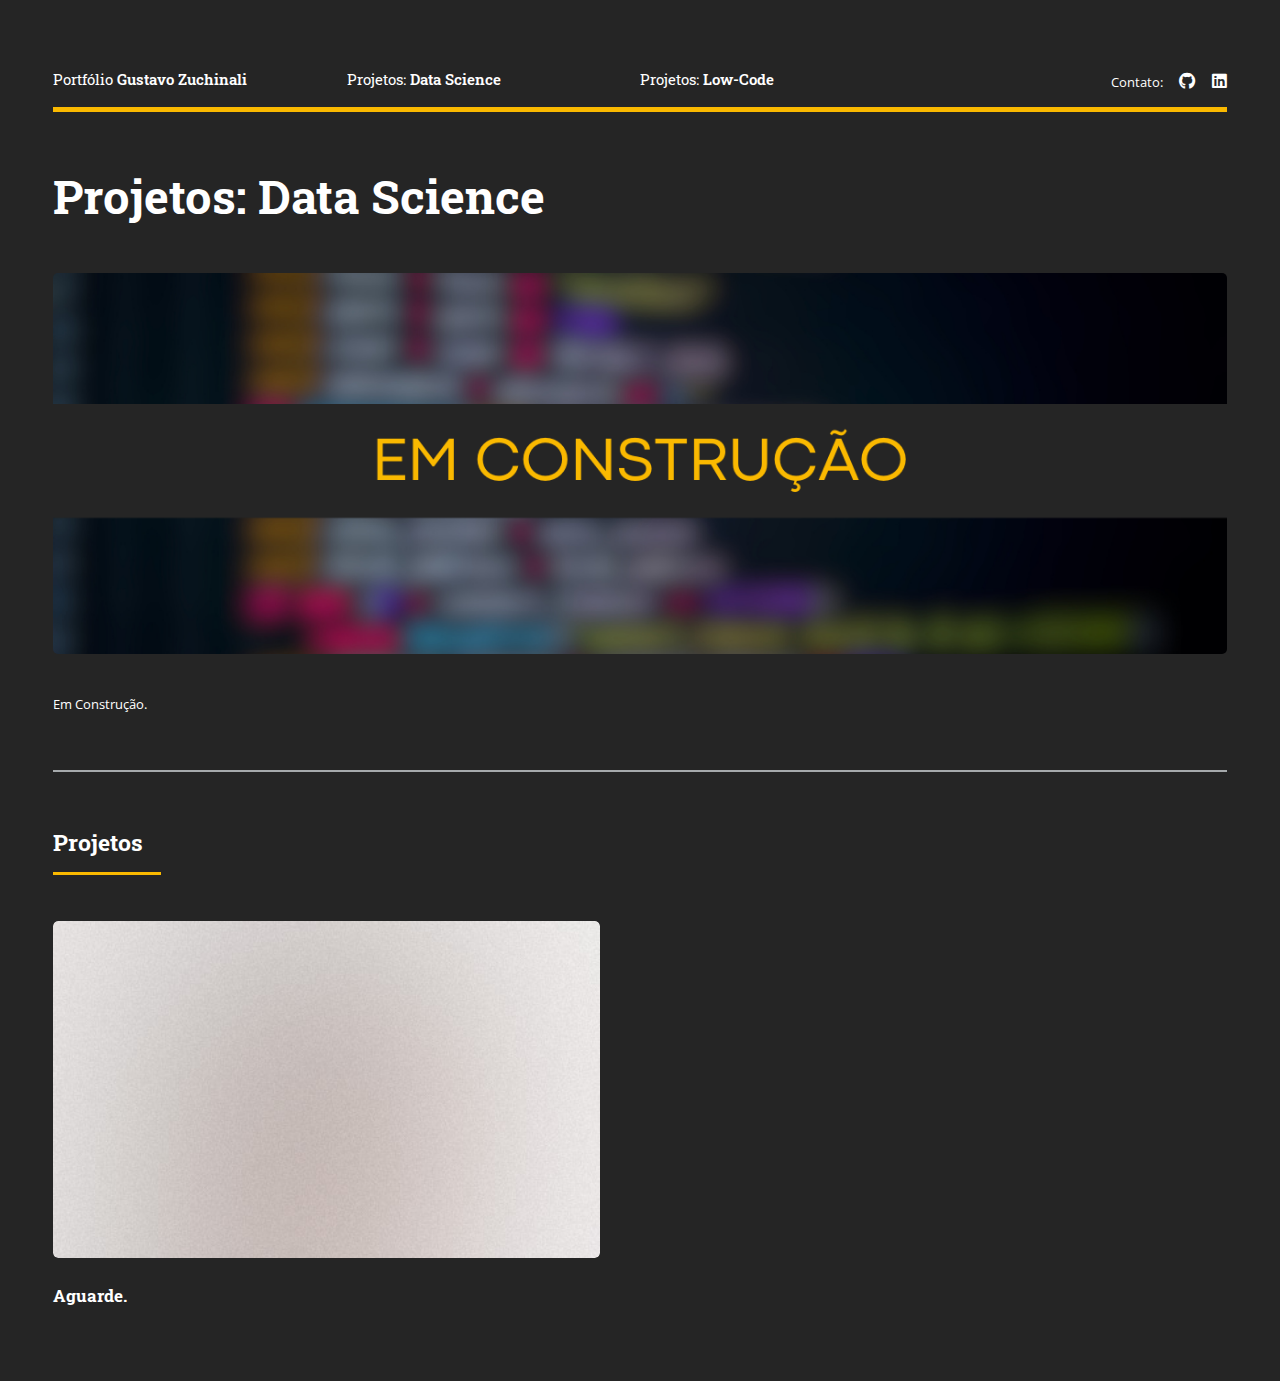
<file: projetos-data-sciece.html>
<!DOCTYPE html>
<!--
	Editorial by HTML5 UP
	html5up.net | @ajlkn
	Free for personal and commercial use under the CCA 3.0 license (html5up.net/license)
-->
<html>
  <head>
    <title>Portfólio Zuchinali: Projeto</title>
    <meta charset="utf-8" />
    <meta
      name="viewport"
      content="width=device-width, initial-scale=1, user-scalable=no"
    />
    <link rel="stylesheet" href="assets/css/main.css" />
    <link
      rel="shortcut icon"
      href="images/icon-site-header.png"
      type="image/x-icon"
    />
  </head>
  <body class="is-preload">
    <!-- Wrapper -->
    <div id="wrapper">
      <!-- Main -->
      <div id="main">
        <div class="inner">
          <!-- Header -->
          <header id="header">
            <a href="index.html" class="logo">
              Portfólio <strong>Gustavo Zuchinali</strong></a
            >
            <a href="projetos-data-sciece.html" class="logo"
              >Projetos: <strong>Data Science</strong></a
            >
            <a href="projetos-low-code.html" class="logo"
              >Projetos: <strong>Low-Code</strong></a
            >
            <ul class="icons">
              <li>Contato:</li>
              <li>
                <a
                  href="https://github.com/Zuchinali"
                  class="icon brands fa-github"
                  target="_blank"
                  ><span class="label">Twitter</span></a
                >
              </li>
              <li>
                <a
                  href="https://www.linkedin.com/in/gustavo-zuchinali-b1960716a/"
                  class="icon brands fa-linkedin"
                  target="_blank"
                  ><span class="label">Medium</span></a
                >
              </li>
            </ul>
          </header>

          <!-- Content -->
          <section>
            <header class="main">
              <h1>Projetos: Data Science</h1>
            </header>

            <span class="image main"
              ><img src="images/em_construcao.png" alt=""
            /></span>

            <p>
              Em Construção.
            </p>

          </section>
          <!-- Projetos -->
          <section>
            <header class="major">
              <h2>Projetos</h2>
            </header>
            <div class="posts">
              <article>
                <a href="#" class="image"
                  ><img src="images/pic01.jpg" alt=""
                /></a>
                <h3>Aguarde.</h3>
                <p>
                  
                </p>
                <!--
                <ul class="actions">
                  <li><a href="#" class="button"></a></li>
                </ul> -->
              </article>
              <!-- Modelos
                              <article>
                                <a href="#" class="image"><img src="images/pic02.jpg" alt="" /></a>
                                <h3>Nulla amet dolore</h3>
                                <p>Aenean ornare velit lacus, ac varius enim lorem ullamcorper dolore. Proin aliquam facilisis ante interdum. Sed nulla amet lorem feugiat tempus aliquam.</p>
                                <ul class="actions">
                                  <li><a href="#" class="button">More</a></li>
                                </ul>
                              </article>
                              <article>
                                <a href="#" class="image"><img src="images/pic03.jpg" alt="" /></a>
                                <h3>Tempus ullamcorper</h3>
                                <p>Aenean ornare velit lacus, ac varius enim lorem ullamcorper dolore. Proin aliquam facilisis ante interdum. Sed nulla amet lorem feugiat tempus aliquam.</p>
                                <ul class="actions">
                                  <li><a href="#" class="button">More</a></li>
                                </ul>
                              </article>
                              <article>
                                <a href="#" class="image"><img src="images/pic04.jpg" alt="" /></a>
                                <h3>Sed etiam facilis</h3>
                                <p>Aenean ornare velit lacus, ac varius enim lorem ullamcorper dolore. Proin aliquam facilisis ante interdum. Sed nulla amet lorem feugiat tempus aliquam.</p>
                                <ul class="actions">
                                  <li><a href="#" class="button">More</a></li>
                                </ul>
                              </article>
                              <article>
                                <a href="#" class="image"><img src="images/pic05.jpg" alt="" /></a>
                                <h3>Feugiat lorem aenean</h3>
                                <p>Aenean ornare velit lacus, ac varius enim lorem ullamcorper dolore. Proin aliquam facilisis ante interdum. Sed nulla amet lorem feugiat tempus aliquam.</p>
                                <ul class="actions">
                                  <li><a href="#" class="button">More</a></li>
                                </ul>
                              </article>
                              <article>
                                <a href="#" class="image"><img src="images/pic06.jpg" alt="" /></a>
                                <h3>Amet varius aliquam</h3>
                                <p>Aenean ornare velit lacus, ac varius enim lorem ullamcorper dolore. Proin aliquam facilisis ante interdum. Sed nulla amet lorem feugiat tempus aliquam.</p>
                                <ul class="actions">
                                  <li><a href="#" class="button">More</a></li>
                                </ul>
                              </article>
                              -->
            </div>
          </section>
        </div>
      </div>

      <!-- Sidebar 
      <div id="sidebar">
        <div class="inner"> -->
      <!-- Menu 
          <nav id="menu">
            <header class="major">
              <h2>Navegação</h2>
            </header>
            <ul>
              <li><a href="index.html">Home</a></li>
              <li><a href="generic.html">Projetos</a></li>
              <li>
                <span class="opener">Projetos: Low-Code</span>
                <ul>
                  <li><a href="#">Projeto 1</a></li>
                  <li><a href="#">Projeto 2</a></li>
                  <li><a href="#">Projeto 3</a></li>
                  <li><a href="#">Projeto 4</a></li>
                </ul>
              </li>
            </ul>
          </nav> -->

      <!-- Section
							<section>
								<header class="major">
									<h2>Ante interdum</h2>
								</header>
								<div class="mini-posts">
									<article>
										<a href="#" class="image"><img src="images/pic07.jpg" alt="" /></a>
										<p>Aenean ornare velit lacus, ac varius enim lorem ullamcorper dolore aliquam.</p>
									</article>
									<article>
										<a href="#" class="image"><img src="images/pic08.jpg" alt="" /></a>
										<p>Aenean ornare velit lacus, ac varius enim lorem ullamcorper dolore aliquam.</p>
									</article>
									<article>
										<a href="#" class="image"><img src="images/pic09.jpg" alt="" /></a>
										<p>Aenean ornare velit lacus, ac varius enim lorem ullamcorper dolore aliquam.</p>
									</article>
								</div>
								<ul class="actions">
									<li><a href="#" class="button">More</a></li>
								</ul>
							</section>
						-->
      <!-- Section
							<section>
								<header class="major">
									<h2>Get in touch</h2>
								</header>
								<p>Sed varius enim lorem ullamcorper dolore aliquam aenean ornare velit lacus, ac varius enim lorem ullamcorper dolore. Proin sed aliquam facilisis ante interdum. Sed nulla amet lorem feugiat tempus aliquam.</p>
								<ul class="contact">
									<li class="icon solid fa-envelope"><a href="#">information@untitled.tld</a></li>
									<li class="icon solid fa-phone">(000) 000-0000</li>
									<li class="icon solid fa-home">1234 Somewhere Road #8254<br />
									Nashville, TN 00000-0000</li>
								</ul>
							</section>
						-->
      <!-- Footer 
          <footer id="footer">
            <p class="copyright">
              &copy; Untitled. All rights reserved. Design:
              <a href="https://html5up.net">HTML5 UP.</a> Edição e Imagens:
              Gustavo Zuchinali.
            </p>
          </footer>
        </div>
      </div> -->
    </div>

    <!-- Scripts -->
    <script src="assets/js/jquery.min.js"></script>
    <script src="assets/js/browser.min.js"></script>
    <script src="assets/js/breakpoints.min.js"></script>
    <script src="assets/js/util.js"></script>
    <script src="assets/js/main.js"></script>
  </body>
</html>
</file>
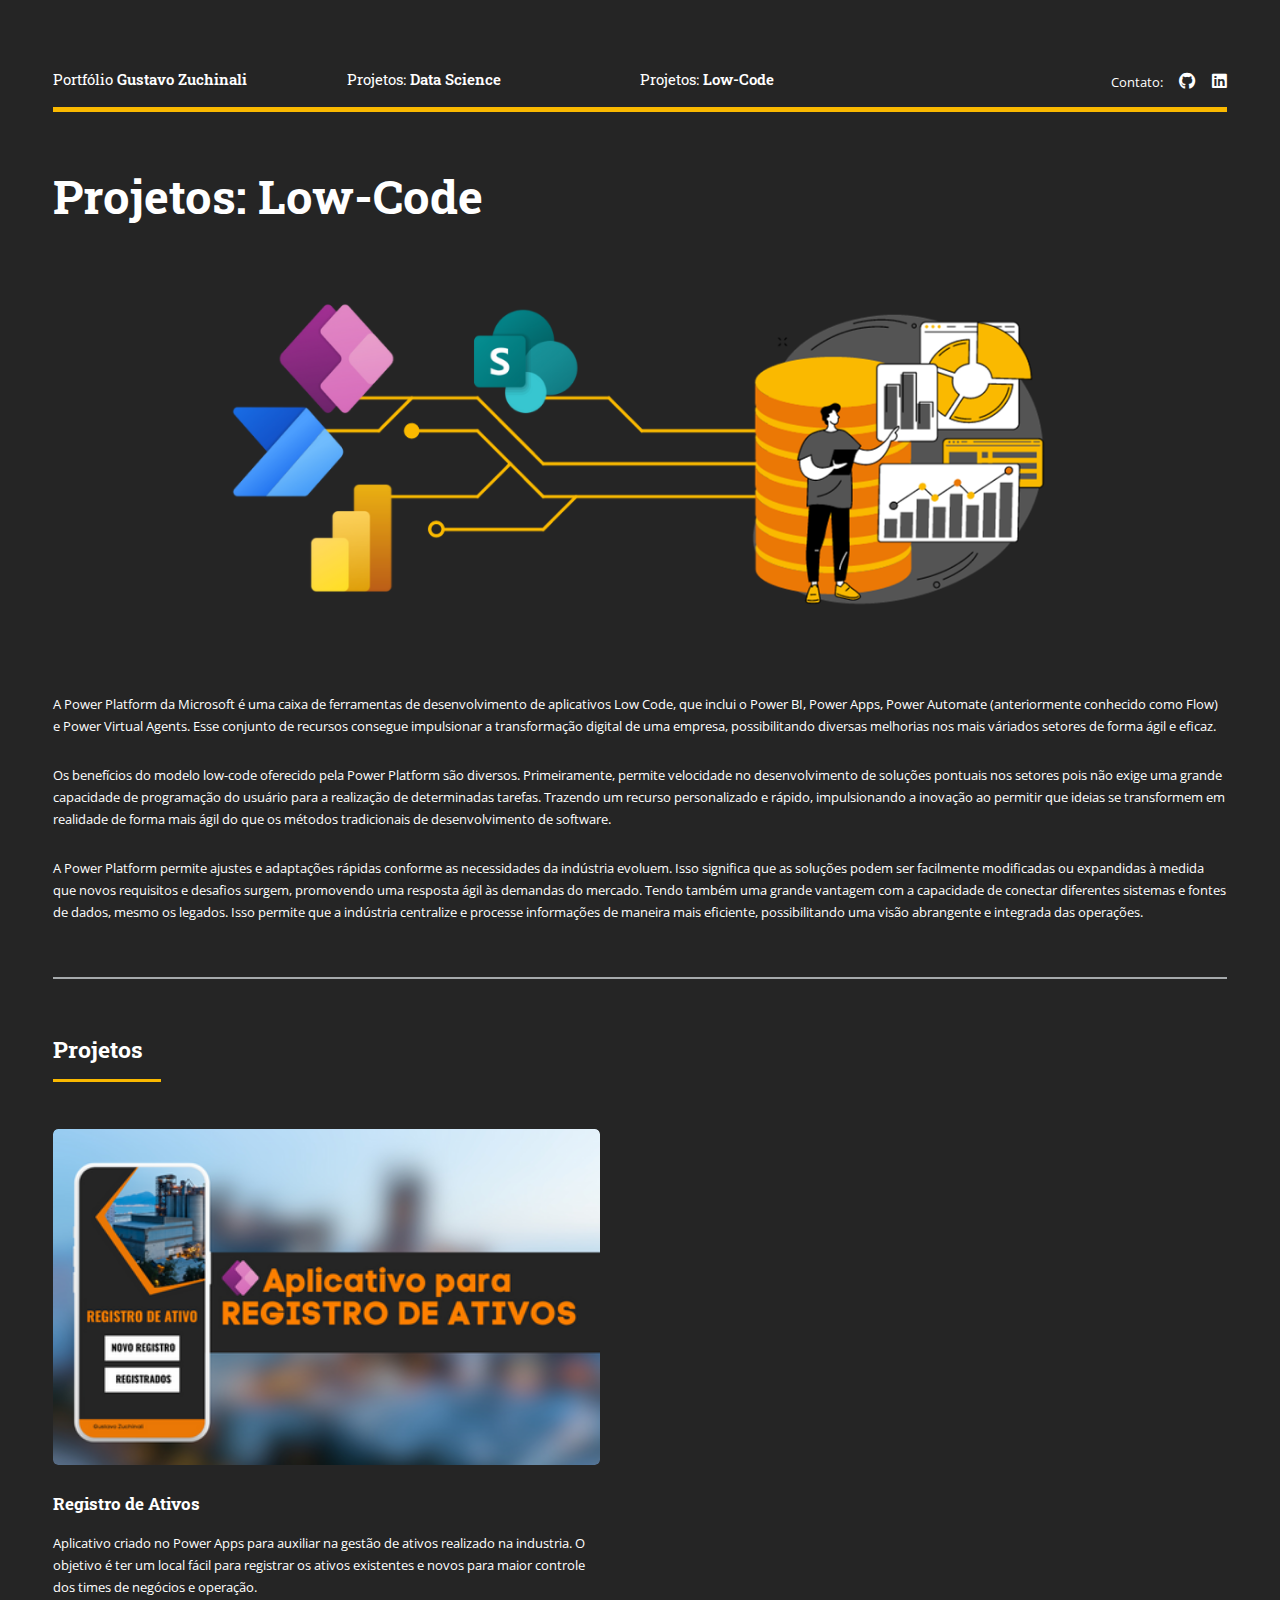
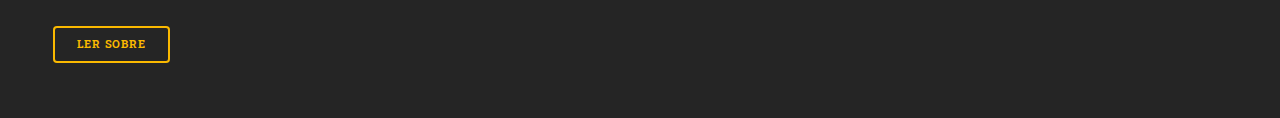
<file: projetos-low-code.html>
<!DOCTYPE html>
<!--
	Editorial by HTML5 UP
	html5up.net | @ajlkn
	Free for personal and commercial use under the CCA 3.0 license (html5up.net/license)
-->
<html>
  <head>
    <title>Zuchinali: Low-Code</title>
    <meta charset="utf-8" />
    <meta
      name="viewport"
      content="width=device-width, initial-scale=1, user-scalable=no"
    />
    <link rel="stylesheet" href="assets/css/main.css" />
    <link
      rel="shortcut icon"
      href="images/icon-site-header.png"
      type="image/x-icon"
    />
  </head>
  <body class="is-preload">
    <!-- Wrapper -->
    <div id="wrapper">
      <!-- Main -->
      <div id="main">
        <div class="inner">
          <!-- Header -->
          <header id="header">
            <a href="index.html" class="logo">
              Portfólio <strong>Gustavo Zuchinali</strong></a
            >
            <a href="projetos-data-sciece.html" class="logo"
              >Projetos: <strong>Data Science</strong></a
            >
            <a href="projetos-low-code.html" class="logo"
              >Projetos: <strong>Low-Code</strong></a
            >
            <ul class="icons">
              <li>Contato:</li>
              <li>
                <a
                  href="https://github.com/Zuchinali"
                  class="icon brands fa-github"
                  target="_blank"
                  ><span class="label">Twitter</span></a
                >
              </li>
              <li>
                <a
                  href="https://www.linkedin.com/in/gustavo-zuchinali-b1960716a/"
                  class="icon brands fa-linkedin"
                  target="_blank"
                  ><span class="label">Medium</span></a
                >
              </li>
            </ul>
          </header>

          <!-- Content -->
          <section>
            <header class="main">
              <h1>Projetos: Low-Code</h1>
            </header>

            <span class="image main"
              ><img src="images/low_code.png" alt=""
            /></span>

            <p>
              A Power Platform da Microsoft é uma caixa de ferramentas de
              desenvolvimento de aplicativos Low Code, que inclui o Power BI,
              Power Apps, Power Automate (anteriormente conhecido como Flow) e
              Power Virtual Agents. Esse conjunto de recursos consegue
              impulsionar a transformação digital de uma empresa, possibilitando
              diversas melhorias nos mais váriados setores de forma ágil e
              eficaz.
            </p>
            <p>
              Os benefícios do modelo low-code oferecido pela Power Platform são
              diversos. Primeiramente, permite velocidade no desenvolvimento de
              soluções pontuais nos setores pois não exige uma grande capacidade
              de programação do usuário para a realização de determinadas
              tarefas. Trazendo um recurso personalizado e rápido, impulsionando
              a inovação ao permitir que ideias se transformem em realidade de
              forma mais ágil do que os métodos tradicionais de desenvolvimento
              de software.
            </p>
            <p>
              A Power Platform permite ajustes e adaptações rápidas conforme as
              necessidades da indústria evoluem. Isso significa que as soluções
              podem ser facilmente modificadas ou expandidas à medida que novos
              requisitos e desafios surgem, promovendo uma resposta ágil às
              demandas do mercado. Tendo também uma grande vantagem com a
              capacidade de conectar diferentes sistemas e fontes de dados,
              mesmo os legados. Isso permite que a indústria centralize e
              processe informações de maneira mais eficiente, possibilitando uma
              visão abrangente e integrada das operações.
            </p>
          </section>

          <!-- Projetos -->
          <section>
            <header class="major">
              <h2>Projetos</h2>
            </header>
            <div class="posts">
              <article>
                <a href="registro_de_ativos.html" class="image"
                  ><img
                    src="images/projetos/registro_ativos/capa_registro_ativos.png"
                    alt=""
                /></a>
                <h3>Registro de Ativos</h3>
                <p>
                  Aplicativo criado no Power Apps para auxiliar na gestão de
                  ativos realizado na industria. O objetivo é ter um local fácil
                  para registrar os ativos existentes e novos para maior
                  controle dos times de negócios e operação.
                </p>
                <ul class="actions">
                  <li>
                    <a href="registro_de_ativos.html" class="button"
                      >Ler Sobre</a
                    >
                  </li>
                </ul>
              </article>
              <!-- Modelos
                              <article>
                                <a href="#" class="image"><img src="images/pic02.jpg" alt="" /></a>
                                <h3>Nulla amet dolore</h3>
                                <p>Aenean ornare velit lacus, ac varius enim lorem ullamcorper dolore. Proin aliquam facilisis ante interdum. Sed nulla amet lorem feugiat tempus aliquam.</p>
                                <ul class="actions">
                                  <li><a href="#" class="button">More</a></li>
                                </ul>
                              </article>
                              <article>
                                <a href="#" class="image"><img src="images/pic03.jpg" alt="" /></a>
                                <h3>Tempus ullamcorper</h3>
                                <p>Aenean ornare velit lacus, ac varius enim lorem ullamcorper dolore. Proin aliquam facilisis ante interdum. Sed nulla amet lorem feugiat tempus aliquam.</p>
                                <ul class="actions">
                                  <li><a href="#" class="button">More</a></li>
                                </ul>
                              </article>
                              <article>
                                <a href="#" class="image"><img src="images/pic04.jpg" alt="" /></a>
                                <h3>Sed etiam facilis</h3>
                                <p>Aenean ornare velit lacus, ac varius enim lorem ullamcorper dolore. Proin aliquam facilisis ante interdum. Sed nulla amet lorem feugiat tempus aliquam.</p>
                                <ul class="actions">
                                  <li><a href="#" class="button">More</a></li>
                                </ul>
                              </article>
                              <article>
                                <a href="#" class="image"><img src="images/pic05.jpg" alt="" /></a>
                                <h3>Feugiat lorem aenean</h3>
                                <p>Aenean ornare velit lacus, ac varius enim lorem ullamcorper dolore. Proin aliquam facilisis ante interdum. Sed nulla amet lorem feugiat tempus aliquam.</p>
                                <ul class="actions">
                                  <li><a href="#" class="button">More</a></li>
                                </ul>
                              </article>
                              <article>
                                <a href="#" class="image"><img src="images/pic06.jpg" alt="" /></a>
                                <h3>Amet varius aliquam</h3>
                                <p>Aenean ornare velit lacus, ac varius enim lorem ullamcorper dolore. Proin aliquam facilisis ante interdum. Sed nulla amet lorem feugiat tempus aliquam.</p>
                                <ul class="actions">
                                  <li><a href="#" class="button">More</a></li>
                                </ul>
                              </article>
                              -->
            </div>
          </section>
        </div>
      </div>

      <!-- Sidebar
      <div id="sidebar">
        <div class="inner"> -->
      <!-- Menu 
          <nav id="menu">
            <header class="major">
              <h2>Navegação</h2>
            </header>
            <ul>
              <li><a href="index.html">Home</a></li>
              <li><a href="generic.html">Projetos</a></li>
              <li>
                <span class="opener">Projetos: Low-Code</span>
                <ul>
                  <li><a href="#">Projeto 1</a></li>
                  <li><a href="#">Projeto 2</a></li>
                  <li><a href="#">Projeto 3</a></li>
                  <li><a href="#">Projeto 4</a></li>
                </ul>
              </li>
            </ul>
          </nav> -->

      <!-- Section
							<section>
								<header class="major">
									<h2>Ante interdum</h2>
								</header>
								<div class="mini-posts">
									<article>
										<a href="#" class="image"><img src="images/pic07.jpg" alt="" /></a>
										<p>Aenean ornare velit lacus, ac varius enim lorem ullamcorper dolore aliquam.</p>
									</article>
									<article>
										<a href="#" class="image"><img src="images/pic08.jpg" alt="" /></a>
										<p>Aenean ornare velit lacus, ac varius enim lorem ullamcorper dolore aliquam.</p>
									</article>
									<article>
										<a href="#" class="image"><img src="images/pic09.jpg" alt="" /></a>
										<p>Aenean ornare velit lacus, ac varius enim lorem ullamcorper dolore aliquam.</p>
									</article>
								</div>
								<ul class="actions">
									<li><a href="#" class="button">More</a></li>
								</ul>
							</section>
						-->
      <!-- Section
							<section>
								<header class="major">
									<h2>Get in touch</h2>
								</header>
								<p>Sed varius enim lorem ullamcorper dolore aliquam aenean ornare velit lacus, ac varius enim lorem ullamcorper dolore. Proin sed aliquam facilisis ante interdum. Sed nulla amet lorem feugiat tempus aliquam.</p>
								<ul class="contact">
									<li class="icon solid fa-envelope"><a href="#">information@untitled.tld</a></li>
									<li class="icon solid fa-phone">(000) 000-0000</li>
									<li class="icon solid fa-home">1234 Somewhere Road #8254<br />
									Nashville, TN 00000-0000</li>
								</ul>
							</section>
						-->
      <!-- Footer
          <footer id="footer">
            <p class="copyright">
              &copy; Untitled. All rights reserved. Design:
              <a href="https://html5up.net">HTML5 UP.</a> Edição e Imagens:
              Gustavo Zuchinali.
            </p>
          </footer>
        </div>
      </div> -->
    </div>

    <!-- Scripts -->
    <script src="assets/js/jquery.min.js"></script>
    <script src="assets/js/browser.min.js"></script>
    <script src="assets/js/breakpoints.min.js"></script>
    <script src="assets/js/util.js"></script>
    <script src="assets/js/main.js"></script>
  </body>
</html>
</file>
<file: assets/css/main.css>
@import url(fontawesome-all.min.css);
@import url("https://fonts.googleapis.com/css?family=Open+Sans:400,600,400italic,600italic|Roboto+Slab:400,700");
/*
	Editorial by HTML5 UP
	html5up.net | @ajlkn
	Free for personal and commercial use under the CCA 3.0 license (html5up.net/license)
*/
html,
body,
div,
span,
applet,
object,
iframe,
h1,
h2,
h3,
h4,
h5,
h6,
p,
blockquote,
pre,
a,
abbr,
acronym,
address,
big,
cite,
code,
del,
dfn,
em,
img,
ins,
kbd,
q,
s,
samp,
small,
strike,
strong,
sub,
sup,
tt,
var,
b,
u,
i,
center,
dl,
dt,
dd,
ol,
ul,
li,
fieldset,
form,
label,
legend,
table,
caption,
tbody,
tfoot,
thead,
tr,
th,
td,
article,
aside,
canvas,
details,
embed,
figure,
figcaption,
footer,
header,
hgroup,
menu,
nav,
output,
ruby,
section,
summary,
time,
mark,
audio,
video {
  margin: 0;
  padding: 0;
  border: 0;
  font-size: 100%;
  font: inherit;
  vertical-align: baseline;
}

article,
aside,
details,
figcaption,
figure,
footer,
header,
hgroup,
menu,
nav,
section {
  display: block;
}

body {
  line-height: 1;
}

ol,
ul {
  list-style: none;
}

blockquote,
q {
  quotes: none;
}
blockquote:before,
blockquote:after,
q:before,
q:after {
  content: "";
  content: none;
}

table {
  border-collapse: collapse;
  border-spacing: 0;
}

body {
  -webkit-text-size-adjust: none;
}

mark {
  background-color: transparent;
  color: inherit;
}

input::-moz-focus-inner {
  border: 0;
  padding: 0;
}

input,
select,
textarea {
  -moz-appearance: none;
  -webkit-appearance: none;
  -ms-appearance: none;
  appearance: none;
}

/* Basic */
@-ms-viewport {
  width: device-width;
}

body {
  -ms-overflow-style: scrollbar;
}

@media screen and (max-width: 480px) {
  html,
  body {
    min-width: 320px;
  }
}

html {
  box-sizing: border-box;
}

*,
*:before,
*:after {
  box-sizing: inherit;
}

body {
  background: #252525;
}
body.is-preload *,
body.is-preload *:before,
body.is-preload *:after,
body.is-resizing *,
body.is-resizing *:before,
body.is-resizing *:after {
  -moz-animation: none !important;
  -webkit-animation: none !important;
  -ms-animation: none !important;
  animation: none !important;
  -moz-transition: none !important;
  -webkit-transition: none !important;
  -ms-transition: none !important;
  transition: none !important;
}

/* Type - Letras */
body,
input,
select,
textarea {
  color: #fff;
  font-family: "Open Sans", sans-serif;
  font-size: 13pt;
  font-weight: 400;
  line-height: 1.65;
}
@media screen and (max-width: 1680px) {
  body,
  input,
  select,
  textarea {
    font-size: 11pt;
  }
}
@media screen and (max-width: 1280px) {
  body,
  input,
  select,
  textarea {
    font-size: 10pt;
  }
}
@media screen and (max-width: 360px) {
  body,
  input,
  select,
  textarea {
    font-size: 9pt;
  }
}

a {
  -moz-transition: color 0.2s ease-in-out, border-bottom-color 0.2s ease-in-out;
  -webkit-transition: color 0.2s ease-in-out,
    border-bottom-color 0.2s ease-in-out;
  -ms-transition: color 0.2s ease-in-out, border-bottom-color 0.2s ease-in-out;
  transition: color 0.2s ease-in-out, border-bottom-color 0.2s ease-in-out;
  border-bottom: dotted 1px;
  color: #fab900;
  text-decoration: none;
}
a:hover {
  border-bottom-color: #fab900;
  color: #fab900 !important;
}
a:hover strong {
  color: inherit;
}

strong,
b {
  color: #fff;
  font-weight: 600;
}

em,
i {
  font-style: italic;
}

p {
  margin: 0 0 2em 0;
}

h1,
h2,
h3,
h4,
h5,
h6 {
  color: #fff;
  font-family: "Roboto Slab", serif;
  font-weight: 700;
  line-height: 1.5;
  margin: 0 0 1em 0;
}
h1 a,
h2 a,
h3 a,
h4 a,
h5 a,
h6 a {
  color: inherit;
  text-decoration: none;
  border-bottom: 0;
}

h1 {
  font-size: 4em;
  margin: 0 0 0.5em 0;
  line-height: 1.3;
}

h2 {
  font-size: 1.75em;
}

h3 {
  font-size: 1.25em;
}

h4 {
  font-size: 1.1em;
}

h5 {
  font-size: 0.9em;
}

h6 {
  font-size: 0.7em;
}

@media screen and (max-width: 1680px) {
  h1 {
    font-size: 3.5em;
  }
}

@media screen and (max-width: 980px) {
  h1 {
    font-size: 3.25em;
  }
}

@media screen and (max-width: 736px) {
  h1 {
    font-size: 2em;
    line-height: 1.4;
  }
  h2 {
    font-size: 1.5em;
  }
}

sub {
  font-size: 0.8em;
  position: relative;
  top: 0.5em;
}

sup {
  font-size: 0.8em;
  position: relative;
  top: -0.5em;
}

blockquote {
  border-left: solid 3px rgba(210, 215, 217, 0.75);
  font-style: italic;
  margin: 0 0 2em 0;
  padding: 0.5em 0 0.5em 2em;
}

code {
  background: rgba(230, 235, 237, 0.25);
  border-radius: 0.375em;
  border: solid 1px rgba(210, 215, 217, 0.75);
  font-family: "Courier New", monospace;
  font-size: 0.9em;
  margin: 0 0.25em;
  padding: 0.25em 0.65em;
}

pre {
  -webkit-overflow-scrolling: touch;
  font-family: "Courier New", monospace;
  font-size: 0.9em;
  margin: 0 0 2em 0;
}
pre code {
  display: block;
  line-height: 1.75;
  padding: 1em 1.5em;
  overflow-x: auto;
}

hr {
  border: 0;
  border-bottom: solid 1px rgba(210, 215, 217, 0.75);
  margin: 2em 0;
}
hr.major {
  margin: 3em 0;
}

.align-left {
  text-align: left;
}

.align-center {
  text-align: center;
}

.align-right {
  text-align: right;
}

/* Row */
.row {
  display: flex;
  flex-wrap: wrap;
  box-sizing: border-box;
  align-items: stretch;
}
.row > * {
  box-sizing: border-box;
}
.row.gtr-uniform > * > :last-child {
  margin-bottom: 0;
}
.row.aln-left {
  justify-content: flex-start;
}
.row.aln-center {
  justify-content: center;
}
.row.aln-right {
  justify-content: flex-end;
}
.row.aln-top {
  align-items: flex-start;
}
.row.aln-middle {
  align-items: center;
}
.row.aln-bottom {
  align-items: flex-end;
}
.row > .imp {
  order: -1;
}
.row > .col-1 {
  width: 8.33333%;
}
.row > .off-1 {
  margin-left: 8.33333%;
}
.row > .col-2 {
  width: 16.66667%;
}
.row > .off-2 {
  margin-left: 16.66667%;
}
.row > .col-3 {
  width: 25%;
}
.row > .off-3 {
  margin-left: 25%;
}
.row > .col-4 {
  width: 33.33333%;
}
.row > .off-4 {
  margin-left: 33.33333%;
}
.row > .col-5 {
  width: 41.66667%;
}
.row > .off-5 {
  margin-left: 41.66667%;
}
.row > .col-6 {
  width: 50%;
}
.row > .off-6 {
  margin-left: 50%;
}
.row > .col-7 {
  width: 58.33333%;
}
.row > .off-7 {
  margin-left: 58.33333%;
}
.row > .col-8 {
  width: 66.66667%;
}
.row > .off-8 {
  margin-left: 66.66667%;
}
.row > .col-9 {
  width: 75%;
}
.row > .off-9 {
  margin-left: 75%;
}
.row > .col-10 {
  width: 83.33333%;
}
.row > .off-10 {
  margin-left: 83.33333%;
}
.row > .col-11 {
  width: 91.66667%;
}
.row > .off-11 {
  margin-left: 91.66667%;
}
.row > .col-12 {
  width: 100%;
}
.row > .off-12 {
  margin-left: 100%;
}
.row.gtr-0 {
  margin-top: 0;
  margin-left: 0em;
}
.row.gtr-0 > * {
  padding: 0 0 0 0em;
}
.row.gtr-0.gtr-uniform {
  margin-top: 0em;
}
.row.gtr-0.gtr-uniform > * {
  padding-top: 0em;
}
.row.gtr-25 {
  margin-top: 0;
  margin-left: -0.375em;
}
.row.gtr-25 > * {
  padding: 0 0 0 0.375em;
}
.row.gtr-25.gtr-uniform {
  margin-top: -0.375em;
}
.row.gtr-25.gtr-uniform > * {
  padding-top: 0.375em;
}
.row.gtr-50 {
  margin-top: 0;
  margin-left: -0.75em;
}
.row.gtr-50 > * {
  padding: 0 0 0 0.75em;
}
.row.gtr-50.gtr-uniform {
  margin-top: -0.75em;
}
.row.gtr-50.gtr-uniform > * {
  padding-top: 0.75em;
}
.row {
  margin-top: 0;
  margin-left: -1.5em;
}
.row > * {
  padding: 0 0 0 1.5em;
}
.row.gtr-uniform {
  margin-top: -1.5em;
}
.row.gtr-uniform > * {
  padding-top: 1.5em;
}
.row.gtr-150 {
  margin-top: 0;
  margin-left: -2.25em;
}
.row.gtr-150 > * {
  padding: 0 0 0 2.25em;
}
.row.gtr-150.gtr-uniform {
  margin-top: -2.25em;
}
.row.gtr-150.gtr-uniform > * {
  padding-top: 2.25em;
}
.row.gtr-200 {
  margin-top: 0;
  margin-left: -3em;
}
.row.gtr-200 > * {
  padding: 0 0 0 3em;
}
.row.gtr-200.gtr-uniform {
  margin-top: -3em;
}
.row.gtr-200.gtr-uniform > * {
  padding-top: 3em;
}
@media screen and (max-width: 1680px) {
  .row {
    display: flex;
    flex-wrap: wrap;
    box-sizing: border-box;
    align-items: stretch;
  }
  .row > * {
    box-sizing: border-box;
  }
  .row.gtr-uniform > * > :last-child {
    margin-bottom: 0;
  }
  .row.aln-left {
    justify-content: flex-start;
  }
  .row.aln-center {
    justify-content: center;
  }
  .row.aln-right {
    justify-content: flex-end;
  }
  .row.aln-top {
    align-items: flex-start;
  }
  .row.aln-middle {
    align-items: center;
  }
  .row.aln-bottom {
    align-items: flex-end;
  }
  .row > .imp-xlarge {
    order: -1;
  }
  .row > .col-1-xlarge {
    width: 8.33333%;
  }
  .row > .off-1-xlarge {
    margin-left: 8.33333%;
  }
  .row > .col-2-xlarge {
    width: 16.66667%;
  }
  .row > .off-2-xlarge {
    margin-left: 16.66667%;
  }
  .row > .col-3-xlarge {
    width: 25%;
  }
  .row > .off-3-xlarge {
    margin-left: 25%;
  }
  .row > .col-4-xlarge {
    width: 33.33333%;
  }
  .row > .off-4-xlarge {
    margin-left: 33.33333%;
  }
  .row > .col-5-xlarge {
    width: 41.66667%;
  }
  .row > .off-5-xlarge {
    margin-left: 41.66667%;
  }
  .row > .col-6-xlarge {
    width: 50%;
  }
  .row > .off-6-xlarge {
    margin-left: 50%;
  }
  .row > .col-7-xlarge {
    width: 58.33333%;
  }
  .row > .off-7-xlarge {
    margin-left: 58.33333%;
  }
  .row > .col-8-xlarge {
    width: 66.66667%;
  }
  .row > .off-8-xlarge {
    margin-left: 66.66667%;
  }
  .row > .col-9-xlarge {
    width: 75%;
  }
  .row > .off-9-xlarge {
    margin-left: 75%;
  }
  .row > .col-10-xlarge {
    width: 83.33333%;
  }
  .row > .off-10-xlarge {
    margin-left: 83.33333%;
  }
  .row > .col-11-xlarge {
    width: 91.66667%;
  }
  .row > .off-11-xlarge {
    margin-left: 91.66667%;
  }
  .row > .col-12-xlarge {
    width: 100%;
  }
  .row > .off-12-xlarge {
    margin-left: 100%;
  }
  .row.gtr-0 {
    margin-top: 0;
    margin-left: 0em;
  }
  .row.gtr-0 > * {
    padding: 0 0 0 0em;
  }
  .row.gtr-0.gtr-uniform {
    margin-top: 0em;
  }
  .row.gtr-0.gtr-uniform > * {
    padding-top: 0em;
  }
  .row.gtr-25 {
    margin-top: 0;
    margin-left: -0.375em;
  }
  .row.gtr-25 > * {
    padding: 0 0 0 0.375em;
  }
  .row.gtr-25.gtr-uniform {
    margin-top: -0.375em;
  }
  .row.gtr-25.gtr-uniform > * {
    padding-top: 0.375em;
  }
  .row.gtr-50 {
    margin-top: 0;
    margin-left: -0.75em;
  }
  .row.gtr-50 > * {
    padding: 0 0 0 0.75em;
  }
  .row.gtr-50.gtr-uniform {
    margin-top: -0.75em;
  }
  .row.gtr-50.gtr-uniform > * {
    padding-top: 0.75em;
  }
  .row {
    margin-top: 0;
    margin-left: -1.5em;
  }
  .row > * {
    padding: 0 0 0 1.5em;
  }
  .row.gtr-uniform {
    margin-top: -1.5em;
  }
  .row.gtr-uniform > * {
    padding-top: 1.5em;
  }
  .row.gtr-150 {
    margin-top: 0;
    margin-left: -2.25em;
  }
  .row.gtr-150 > * {
    padding: 0 0 0 2.25em;
  }
  .row.gtr-150.gtr-uniform {
    margin-top: -2.25em;
  }
  .row.gtr-150.gtr-uniform > * {
    padding-top: 2.25em;
  }
  .row.gtr-200 {
    margin-top: 0;
    margin-left: -3em;
  }
  .row.gtr-200 > * {
    padding: 0 0 0 3em;
  }
  .row.gtr-200.gtr-uniform {
    margin-top: -3em;
  }
  .row.gtr-200.gtr-uniform > * {
    padding-top: 3em;
  }
}
@media screen and (max-width: 1280px) {
  .row {
    display: flex;
    flex-wrap: wrap;
    box-sizing: border-box;
    align-items: stretch;
  }
  .row > * {
    box-sizing: border-box;
  }
  .row.gtr-uniform > * > :last-child {
    margin-bottom: 0;
  }
  .row.aln-left {
    justify-content: flex-start;
  }
  .row.aln-center {
    justify-content: center;
  }
  .row.aln-right {
    justify-content: flex-end;
  }
  .row.aln-top {
    align-items: flex-start;
  }
  .row.aln-middle {
    align-items: center;
  }
  .row.aln-bottom {
    align-items: flex-end;
  }
  .row > .imp-large {
    order: -1;
  }
  .row > .col-1-large {
    width: 8.33333%;
  }
  .row > .off-1-large {
    margin-left: 8.33333%;
  }
  .row > .col-2-large {
    width: 16.66667%;
  }
  .row > .off-2-large {
    margin-left: 16.66667%;
  }
  .row > .col-3-large {
    width: 25%;
  }
  .row > .off-3-large {
    margin-left: 25%;
  }
  .row > .col-4-large {
    width: 33.33333%;
  }
  .row > .off-4-large {
    margin-left: 33.33333%;
  }
  .row > .col-5-large {
    width: 41.66667%;
  }
  .row > .off-5-large {
    margin-left: 41.66667%;
  }
  .row > .col-6-large {
    width: 50%;
  }
  .row > .off-6-large {
    margin-left: 50%;
  }
  .row > .col-7-large {
    width: 58.33333%;
  }
  .row > .off-7-large {
    margin-left: 58.33333%;
  }
  .row > .col-8-large {
    width: 66.66667%;
  }
  .row > .off-8-large {
    margin-left: 66.66667%;
  }
  .row > .col-9-large {
    width: 75%;
  }
  .row > .off-9-large {
    margin-left: 75%;
  }
  .row > .col-10-large {
    width: 83.33333%;
  }
  .row > .off-10-large {
    margin-left: 83.33333%;
  }
  .row > .col-11-large {
    width: 91.66667%;
  }
  .row > .off-11-large {
    margin-left: 91.66667%;
  }
  .row > .col-12-large {
    width: 100%;
  }
  .row > .off-12-large {
    margin-left: 100%;
  }
  .row.gtr-0 {
    margin-top: 0;
    margin-left: 0em;
  }
  .row.gtr-0 > * {
    padding: 0 0 0 0em;
  }
  .row.gtr-0.gtr-uniform {
    margin-top: 0em;
  }
  .row.gtr-0.gtr-uniform > * {
    padding-top: 0em;
  }
  .row.gtr-25 {
    margin-top: 0;
    margin-left: -0.375em;
  }
  .row.gtr-25 > * {
    padding: 0 0 0 0.375em;
  }
  .row.gtr-25.gtr-uniform {
    margin-top: -0.375em;
  }
  .row.gtr-25.gtr-uniform > * {
    padding-top: 0.375em;
  }
  .row.gtr-50 {
    margin-top: 0;
    margin-left: -0.75em;
  }
  .row.gtr-50 > * {
    padding: 0 0 0 0.75em;
  }
  .row.gtr-50.gtr-uniform {
    margin-top: -0.75em;
  }
  .row.gtr-50.gtr-uniform > * {
    padding-top: 0.75em;
  }
  .row {
    margin-top: 0;
    margin-left: -1.5em;
  }
  .row > * {
    padding: 0 0 0 1.5em;
  }
  .row.gtr-uniform {
    margin-top: -1.5em;
  }
  .row.gtr-uniform > * {
    padding-top: 1.5em;
  }
  .row.gtr-150 {
    margin-top: 0;
    margin-left: -2.25em;
  }
  .row.gtr-150 > * {
    padding: 0 0 0 2.25em;
  }
  .row.gtr-150.gtr-uniform {
    margin-top: -2.25em;
  }
  .row.gtr-150.gtr-uniform > * {
    padding-top: 2.25em;
  }
  .row.gtr-200 {
    margin-top: 0;
    margin-left: -3em;
  }
  .row.gtr-200 > * {
    padding: 0 0 0 3em;
  }
  .row.gtr-200.gtr-uniform {
    margin-top: -3em;
  }
  .row.gtr-200.gtr-uniform > * {
    padding-top: 3em;
  }
}
@media screen and (max-width: 980px) {
  .row {
    display: flex;
    flex-wrap: wrap;
    box-sizing: border-box;
    align-items: stretch;
  }
  .row > * {
    box-sizing: border-box;
  }
  .row.gtr-uniform > * > :last-child {
    margin-bottom: 0;
  }
  .row.aln-left {
    justify-content: flex-start;
  }
  .row.aln-center {
    justify-content: center;
  }
  .row.aln-right {
    justify-content: flex-end;
  }
  .row.aln-top {
    align-items: flex-start;
  }
  .row.aln-middle {
    align-items: center;
  }
  .row.aln-bottom {
    align-items: flex-end;
  }
  .row > .imp-medium {
    order: -1;
  }
  .row > .col-1-medium {
    width: 8.33333%;
  }
  .row > .off-1-medium {
    margin-left: 8.33333%;
  }
  .row > .col-2-medium {
    width: 16.66667%;
  }
  .row > .off-2-medium {
    margin-left: 16.66667%;
  }
  .row > .col-3-medium {
    width: 25%;
  }
  .row > .off-3-medium {
    margin-left: 25%;
  }
  .row > .col-4-medium {
    width: 33.33333%;
  }
  .row > .off-4-medium {
    margin-left: 33.33333%;
  }
  .row > .col-5-medium {
    width: 41.66667%;
  }
  .row > .off-5-medium {
    margin-left: 41.66667%;
  }
  .row > .col-6-medium {
    width: 50%;
  }
  .row > .off-6-medium {
    margin-left: 50%;
  }
  .row > .col-7-medium {
    width: 58.33333%;
  }
  .row > .off-7-medium {
    margin-left: 58.33333%;
  }
  .row > .col-8-medium {
    width: 66.66667%;
  }
  .row > .off-8-medium {
    margin-left: 66.66667%;
  }
  .row > .col-9-medium {
    width: 75%;
  }
  .row > .off-9-medium {
    margin-left: 75%;
  }
  .row > .col-10-medium {
    width: 83.33333%;
  }
  .row > .off-10-medium {
    margin-left: 83.33333%;
  }
  .row > .col-11-medium {
    width: 91.66667%;
  }
  .row > .off-11-medium {
    margin-left: 91.66667%;
  }
  .row > .col-12-medium {
    width: 100%;
  }
  .row > .off-12-medium {
    margin-left: 100%;
  }
  .row.gtr-0 {
    margin-top: 0;
    margin-left: 0em;
  }
  .row.gtr-0 > * {
    padding: 0 0 0 0em;
  }
  .row.gtr-0.gtr-uniform {
    margin-top: 0em;
  }
  .row.gtr-0.gtr-uniform > * {
    padding-top: 0em;
  }
  .row.gtr-25 {
    margin-top: 0;
    margin-left: -0.375em;
  }
  .row.gtr-25 > * {
    padding: 0 0 0 0.375em;
  }
  .row.gtr-25.gtr-uniform {
    margin-top: -0.375em;
  }
  .row.gtr-25.gtr-uniform > * {
    padding-top: 0.375em;
  }
  .row.gtr-50 {
    margin-top: 0;
    margin-left: -0.75em;
  }
  .row.gtr-50 > * {
    padding: 0 0 0 0.75em;
  }
  .row.gtr-50.gtr-uniform {
    margin-top: -0.75em;
  }
  .row.gtr-50.gtr-uniform > * {
    padding-top: 0.75em;
  }
  .row {
    margin-top: 0;
    margin-left: -1.5em;
  }
  .row > * {
    padding: 0 0 0 1.5em;
  }
  .row.gtr-uniform {
    margin-top: -1.5em;
  }
  .row.gtr-uniform > * {
    padding-top: 1.5em;
  }
  .row.gtr-150 {
    margin-top: 0;
    margin-left: -2.25em;
  }
  .row.gtr-150 > * {
    padding: 0 0 0 2.25em;
  }
  .row.gtr-150.gtr-uniform {
    margin-top: -2.25em;
  }
  .row.gtr-150.gtr-uniform > * {
    padding-top: 2.25em;
  }
  .row.gtr-200 {
    margin-top: 0;
    margin-left: -3em;
  }
  .row.gtr-200 > * {
    padding: 0 0 0 3em;
  }
  .row.gtr-200.gtr-uniform {
    margin-top: -3em;
  }
  .row.gtr-200.gtr-uniform > * {
    padding-top: 3em;
  }
}
@media screen and (max-width: 736px) {
  .row {
    display: flex;
    flex-wrap: wrap;
    box-sizing: border-box;
    align-items: stretch;
  }
  .row > * {
    box-sizing: border-box;
  }
  .row.gtr-uniform > * > :last-child {
    margin-bottom: 0;
  }
  .row.aln-left {
    justify-content: flex-start;
  }
  .row.aln-center {
    justify-content: center;
  }
  .row.aln-right {
    justify-content: flex-end;
  }
  .row.aln-top {
    align-items: flex-start;
  }
  .row.aln-middle {
    align-items: center;
  }
  .row.aln-bottom {
    align-items: flex-end;
  }
  .row > .imp-small {
    order: -1;
  }
  .row > .col-1-small {
    width: 8.33333%;
  }
  .row > .off-1-small {
    margin-left: 8.33333%;
  }
  .row > .col-2-small {
    width: 16.66667%;
  }
  .row > .off-2-small {
    margin-left: 16.66667%;
  }
  .row > .col-3-small {
    width: 25%;
  }
  .row > .off-3-small {
    margin-left: 25%;
  }
  .row > .col-4-small {
    width: 33.33333%;
  }
  .row > .off-4-small {
    margin-left: 33.33333%;
  }
  .row > .col-5-small {
    width: 41.66667%;
  }
  .row > .off-5-small {
    margin-left: 41.66667%;
  }
  .row > .col-6-small {
    width: 50%;
  }
  .row > .off-6-small {
    margin-left: 50%;
  }
  .row > .col-7-small {
    width: 58.33333%;
  }
  .row > .off-7-small {
    margin-left: 58.33333%;
  }
  .row > .col-8-small {
    width: 66.66667%;
  }
  .row > .off-8-small {
    margin-left: 66.66667%;
  }
  .row > .col-9-small {
    width: 75%;
  }
  .row > .off-9-small {
    margin-left: 75%;
  }
  .row > .col-10-small {
    width: 83.33333%;
  }
  .row > .off-10-small {
    margin-left: 83.33333%;
  }
  .row > .col-11-small {
    width: 91.66667%;
  }
  .row > .off-11-small {
    margin-left: 91.66667%;
  }
  .row > .col-12-small {
    width: 100%;
  }
  .row > .off-12-small {
    margin-left: 100%;
  }
  .row.gtr-0 {
    margin-top: 0;
    margin-left: 0em;
  }
  .row.gtr-0 > * {
    padding: 0 0 0 0em;
  }
  .row.gtr-0.gtr-uniform {
    margin-top: 0em;
  }
  .row.gtr-0.gtr-uniform > * {
    padding-top: 0em;
  }
  .row.gtr-25 {
    margin-top: 0;
    margin-left: -0.375em;
  }
  .row.gtr-25 > * {
    padding: 0 0 0 0.375em;
  }
  .row.gtr-25.gtr-uniform {
    margin-top: -0.375em;
  }
  .row.gtr-25.gtr-uniform > * {
    padding-top: 0.375em;
  }
  .row.gtr-50 {
    margin-top: 0;
    margin-left: -0.75em;
  }
  .row.gtr-50 > * {
    padding: 0 0 0 0.75em;
  }
  .row.gtr-50.gtr-uniform {
    margin-top: -0.75em;
  }
  .row.gtr-50.gtr-uniform > * {
    padding-top: 0.75em;
  }
  .row {
    margin-top: 0;
    margin-left: -1.5em;
  }
  .row > * {
    padding: 0 0 0 1.5em;
  }
  .row.gtr-uniform {
    margin-top: -1.5em;
  }
  .row.gtr-uniform > * {
    padding-top: 1.5em;
  }
  .row.gtr-150 {
    margin-top: 0;
    margin-left: -2.25em;
  }
  .row.gtr-150 > * {
    padding: 0 0 0 2.25em;
  }
  .row.gtr-150.gtr-uniform {
    margin-top: -2.25em;
  }
  .row.gtr-150.gtr-uniform > * {
    padding-top: 2.25em;
  }
  .row.gtr-200 {
    margin-top: 0;
    margin-left: -3em;
  }
  .row.gtr-200 > * {
    padding: 0 0 0 3em;
  }
  .row.gtr-200.gtr-uniform {
    margin-top: -3em;
  }
  .row.gtr-200.gtr-uniform > * {
    padding-top: 3em;
  }
}
@media screen and (max-width: 480px) {
  .row {
    display: flex;
    flex-wrap: wrap;
    box-sizing: border-box;
    align-items: stretch;
  }
  .row > * {
    box-sizing: border-box;
  }
  .row.gtr-uniform > * > :last-child {
    margin-bottom: 0;
  }
  .row.aln-left {
    justify-content: flex-start;
  }
  .row.aln-center {
    justify-content: center;
  }
  .row.aln-right {
    justify-content: flex-end;
  }
  .row.aln-top {
    align-items: flex-start;
  }
  .row.aln-middle {
    align-items: center;
  }
  .row.aln-bottom {
    align-items: flex-end;
  }
  .row > .imp-xsmall {
    order: -1;
  }
  .row > .col-1-xsmall {
    width: 8.33333%;
  }
  .row > .off-1-xsmall {
    margin-left: 8.33333%;
  }
  .row > .col-2-xsmall {
    width: 16.66667%;
  }
  .row > .off-2-xsmall {
    margin-left: 16.66667%;
  }
  .row > .col-3-xsmall {
    width: 25%;
  }
  .row > .off-3-xsmall {
    margin-left: 25%;
  }
  .row > .col-4-xsmall {
    width: 33.33333%;
  }
  .row > .off-4-xsmall {
    margin-left: 33.33333%;
  }
  .row > .col-5-xsmall {
    width: 41.66667%;
  }
  .row > .off-5-xsmall {
    margin-left: 41.66667%;
  }
  .row > .col-6-xsmall {
    width: 50%;
  }
  .row > .off-6-xsmall {
    margin-left: 50%;
  }
  .row > .col-7-xsmall {
    width: 58.33333%;
  }
  .row > .off-7-xsmall {
    margin-left: 58.33333%;
  }
  .row > .col-8-xsmall {
    width: 66.66667%;
  }
  .row > .off-8-xsmall {
    margin-left: 66.66667%;
  }
  .row > .col-9-xsmall {
    width: 75%;
  }
  .row > .off-9-xsmall {
    margin-left: 75%;
  }
  .row > .col-10-xsmall {
    width: 83.33333%;
  }
  .row > .off-10-xsmall {
    margin-left: 83.33333%;
  }
  .row > .col-11-xsmall {
    width: 91.66667%;
  }
  .row > .off-11-xsmall {
    margin-left: 91.66667%;
  }
  .row > .col-12-xsmall {
    width: 100%;
  }
  .row > .off-12-xsmall {
    margin-left: 100%;
  }
  .row.gtr-0 {
    margin-top: 0;
    margin-left: 0em;
  }
  .row.gtr-0 > * {
    padding: 0 0 0 0em;
  }
  .row.gtr-0.gtr-uniform {
    margin-top: 0em;
  }
  .row.gtr-0.gtr-uniform > * {
    padding-top: 0em;
  }
  .row.gtr-25 {
    margin-top: 0;
    margin-left: -0.375em;
  }
  .row.gtr-25 > * {
    padding: 0 0 0 0.375em;
  }
  .row.gtr-25.gtr-uniform {
    margin-top: -0.375em;
  }
  .row.gtr-25.gtr-uniform > * {
    padding-top: 0.375em;
  }
  .row.gtr-50 {
    margin-top: 0;
    margin-left: -0.75em;
  }
  .row.gtr-50 > * {
    padding: 0 0 0 0.75em;
  }
  .row.gtr-50.gtr-uniform {
    margin-top: -0.75em;
  }
  .row.gtr-50.gtr-uniform > * {
    padding-top: 0.75em;
  }
  .row {
    margin-top: 0;
    margin-left: -1.5em;
  }
  .row > * {
    padding: 0 0 0 1.5em;
  }
  .row.gtr-uniform {
    margin-top: -1.5em;
  }
  .row.gtr-uniform > * {
    padding-top: 1.5em;
  }
  .row.gtr-150 {
    margin-top: 0;
    margin-left: -2.25em;
  }
  .row.gtr-150 > * {
    padding: 0 0 0 2.25em;
  }
  .row.gtr-150.gtr-uniform {
    margin-top: -2.25em;
  }
  .row.gtr-150.gtr-uniform > * {
    padding-top: 2.25em;
  }
  .row.gtr-200 {
    margin-top: 0;
    margin-left: -3em;
  }
  .row.gtr-200 > * {
    padding: 0 0 0 3em;
  }
  .row.gtr-200.gtr-uniform {
    margin-top: -3em;
  }
  .row.gtr-200.gtr-uniform > * {
    padding-top: 3em;
  }
}

/* Section/Article */
section.special,
article.special {
  text-align: center;
}

header p {
  font-family: "Roboto Slab", serif;
  font-size: 1em;
  font-weight: 400;
  letter-spacing: 0.075em;
  margin-top: -0.5em;
  text-transform: uppercase;
}

header.major > :last-child {
  border-bottom: solid 3px #fab900;
  display: inline-block;
  margin: 0 0 2em 0;
  padding: 0 0.75em 0.5em 0;
}

header.main > :last-child {
  margin: 0 0 1em 0;
}

/* Form */
form {
  margin: 0 0 2em 0;
}

label {
  color: #3d4449;
  display: block;
  font-size: 0.9em;
  font-weight: 600;
  margin: 0 0 1em 0;
}

input[type="text"],
input[type="password"],
input[type="email"],
input[type="tel"],
input[type="search"],
input[type="url"],
select,
textarea {
  -moz-appearance: none;
  -webkit-appearance: none;
  -ms-appearance: none;
  appearance: none;
  background: #ffffff;
  border-radius: 0.375em;
  border: none;
  border: solid 1px rgba(210, 215, 217, 0.75);
  color: inherit;
  display: block;
  outline: 0;
  padding: 0 1em;
  text-decoration: none;
  width: 100%;
}
input[type="text"]:invalid,
input[type="password"]:invalid,
input[type="email"]:invalid,
input[type="tel"]:invalid,
input[type="search"]:invalid,
input[type="url"]:invalid,
select:invalid,
textarea:invalid {
  box-shadow: none;
}
input[type="text"]:focus,
input[type="password"]:focus,
input[type="email"]:focus,
input[type="tel"]:focus,
input[type="search"]:focus,
input[type="url"]:focus,
select:focus,
textarea:focus {
  border-color: #fab900;
  box-shadow: 0 0 0 1px #fab900;
}

select {
  background-image: url("data:image/svg+xml;charset=utf8,%3Csvg xmlns='http://www.w3.org/2000/svg' width='40' height='40' preserveAspectRatio='none' viewBox='0 0 40 40'%3E%3Cpath d='M9.4,12.3l10.4,10.4l10.4-10.4c0.2-0.2,0.5-0.4,0.9-0.4c0.3,0,0.6,0.1,0.9,0.4l3.3,3.3c0.2,0.2,0.4,0.5,0.4,0.9 c0,0.4-0.1,0.6-0.4,0.9L20.7,31.9c-0.2,0.2-0.5,0.4-0.9,0.4c-0.3,0-0.6-0.1-0.9-0.4L4.3,17.3c-0.2-0.2-0.4-0.5-0.4-0.9 c0-0.4,0.1-0.6,0.4-0.9l3.3-3.3c0.2-0.2,0.5-0.4,0.9-0.4S9.1,12.1,9.4,12.3z' fill='rgba(210, 215, 217, 0.75)' /%3E%3C/svg%3E");
  background-size: 1.25em;
  background-repeat: no-repeat;
  background-position: calc(100% - 1em) center;
  height: 2.75em;
  padding-right: 2.75em;
  text-overflow: ellipsis;
}
select option {
  color: #3d4449;
  background: #ffffff;
}
select:focus::-ms-value {
  background-color: transparent;
}
select::-ms-expand {
  display: none;
}

input[type="text"],
input[type="password"],
input[type="email"],
input[type="tel"],
input[type="search"],
input[type="url"],
select {
  height: 2.75em;
}

textarea {
  padding: 0.75em 1em;
}

input[type="checkbox"],
input[type="radio"] {
  -moz-appearance: none;
  -webkit-appearance: none;
  -ms-appearance: none;
  appearance: none;
  display: block;
  float: left;
  margin-right: -2em;
  opacity: 0;
  width: 1em;
  z-index: -1;
}
input[type="checkbox"] + label,
input[type="radio"] + label {
  text-decoration: none;
  color: #7f888f;
  cursor: pointer;
  display: inline-block;
  font-size: 1em;
  font-weight: 400;
  padding-left: 2.4em;
  padding-right: 0.75em;
  position: relative;
}
input[type="checkbox"] + label:before,
input[type="radio"] + label:before {
  -moz-osx-font-smoothing: grayscale;
  -webkit-font-smoothing: antialiased;
  display: inline-block;
  font-style: normal;
  font-variant: normal;
  text-rendering: auto;
  line-height: 1;
  text-transform: none !important;
  font-family: "Font Awesome 5 Free";
  font-weight: 900;
}
input[type="checkbox"] + label:before,
input[type="radio"] + label:before {
  background: #ffffff;
  border-radius: 0.375em;
  border: solid 1px rgba(210, 215, 217, 0.75);
  content: "";
  display: inline-block;
  font-size: 0.8em;
  height: 2.0625em;
  left: 0;
  line-height: 2.0625em;
  position: absolute;
  text-align: center;
  top: 0;
  width: 2.0625em;
}
input[type="checkbox"]:checked + label:before,
input[type="radio"]:checked + label:before {
  background: #3d4449;
  border-color: #3d4449;
  color: #ffffff;
  content: "\f00c";
}
input[type="checkbox"]:focus + label:before,
input[type="radio"]:focus + label:before {
  border-color: #fab900;
  box-shadow: 0 0 0 1px #fab900;
}

input[type="checkbox"] + label:before {
  border-radius: 0.375em;
}

input[type="radio"] + label:before {
  border-radius: 100%;
}

::-webkit-input-placeholder {
  color: #9fa3a6 !important;
  opacity: 1;
}

:-moz-placeholder {
  color: #9fa3a6 !important;
  opacity: 1;
}

::-moz-placeholder {
  color: #9fa3a6 !important;
  opacity: 1;
}

:-ms-input-placeholder {
  color: #9fa3a6 !important;
  opacity: 1;
}

/* Box */
.box {
  border-radius: 0.375em;
  border: solid 1px rgba(210, 215, 217, 0.75);
  margin-bottom: 2em;
  padding: 1.5em;
}
.box > :last-child,
.box > :last-child > :last-child,
.box > :last-child > :last-child > :last-child {
  margin-bottom: 0;
}
.box.alt {
  border: 0;
  border-radius: 0;
  padding: 0;
}

/* Icon */
.icon {
  text-decoration: none;
  border-bottom: none;
  position: relative;
}
.icon:before {
  -moz-osx-font-smoothing: grayscale;
  -webkit-font-smoothing: antialiased;
  display: inline-block;
  font-style: normal;
  font-variant: normal;
  text-rendering: auto;
  line-height: 1;
  text-transform: none !important;
  font-family: "Font Awesome 5 Free";
  font-weight: 400;
}
.icon > .label {
  display: none;
}
.icon:before {
  line-height: inherit;
}
.icon.solid:before {
  font-weight: 900;
}
.icon.brands:before {
  font-family: "Font Awesome 5 Brands";
}

/* Image */
.image {
  border-radius: 0.375em;
  border: 0;
  display: inline-block;
  position: relative;
}
.image img {
  border-radius: 0.375em;
  display: block;
}
.image.left,
.image.right {
  max-width: 40%;
}
.image.left img,
.image.right img {
  width: 100%;
}
.image.left {
  float: left;
  padding: 0 1.5em 1em 0;
  top: 0.25em;
}
.image.right {
  float: right;
  padding: 0 0 1em 1.5em;
  top: 0.25em;
}
.image.fit {
  display: block;
  margin: 0 0 2em 0;
  width: 100%;
}
.image.fit img {
  width: 100%;
}
.image.main {
  display: block;
  margin: 0 0 3em 0;
  width: 100%;
}
.image.main img {
  width: 100%;
}

a.image {
  overflow: hidden;
}
a.image img {
  -moz-transition: -moz-transform 0.2s ease;
  -webkit-transition: -webkit-transform 0.2s ease;
  -ms-transition: -ms-transform 0.2s ease;
  transition: transform 0.2s ease;
}
a.image:hover img {
  -moz-transform: scale(1.075);
  -webkit-transform: scale(1.075);
  -ms-transform: scale(1.075);
  transform: scale(1.075);
}

/* List */
ol {
  list-style: decimal;
  margin: 0 0 2em 0;
  padding-left: 1.25em;
}
ol li {
  padding-left: 0.25em;
}

ul {
  list-style: disc;
  margin: 0 0 2em 0;
  padding-left: 1em;
}
ul li {
  padding-left: 0.5em;
}
ul.alt {
  list-style: none;
  padding-left: 0;
}
ul.alt li {
  border-top: solid 1px rgba(210, 215, 217, 0.75);
  padding: 0.5em 0;
}
ul.alt li:first-child {
  border-top: 0;
  padding-top: 0;
}

dl {
  margin: 0 0 2em 0;
}
dl dt {
  display: block;
  font-weight: 600;
  margin: 0 0 1em 0;
}
dl dd {
  margin-left: 2em;
}

/* Actions */
ul.actions {
  display: -moz-flex;
  display: -webkit-flex;
  display: -ms-flex;
  display: flex;
  cursor: default;
  list-style: none;
  margin-left: -1em;
  padding-left: 0;
}
ul.actions li {
  padding: 0 0 0 1em;
  vertical-align: middle;
}
ul.actions.special {
  -moz-justify-content: center;
  -webkit-justify-content: center;
  -ms-justify-content: center;
  justify-content: center;
  width: 100%;
  margin-left: 0;
}
ul.actions.special li:first-child {
  padding-left: 0;
}
ul.actions.stacked {
  -moz-flex-direction: column;
  -webkit-flex-direction: column;
  -ms-flex-direction: column;
  flex-direction: column;
  margin-left: 0;
}
ul.actions.stacked li {
  padding: 1.3em 0 0 0;
}
ul.actions.stacked li:first-child {
  padding-top: 0;
}
ul.actions.fit {
  width: calc(100% + 1em);
}
ul.actions.fit li {
  -moz-flex-grow: 1;
  -webkit-flex-grow: 1;
  -ms-flex-grow: 1;
  flex-grow: 1;
  -moz-flex-shrink: 1;
  -webkit-flex-shrink: 1;
  -ms-flex-shrink: 1;
  flex-shrink: 1;
  width: 100%;
}
ul.actions.fit li > * {
  width: 100%;
}
ul.actions.fit.stacked {
  width: 100%;
}

/* Icons */
ul.icons {
  cursor: default;
  list-style: none;
  padding-left: 0;
}
ul.icons li {
  display: inline-block;
  padding: 0 1em 0 0;
}
ul.icons li:last-child {
  padding-right: 0;
}
ul.icons li .icon {
  color: inherit;
}
ul.icons li .icon:before {
  font-size: 1.25em;
}

/* Contact */
ul.contact {
  list-style: none;
  padding: 0;
}
ul.contact li {
  text-decoration: none;
  border-top: solid 1px rgba(210, 215, 217, 0.75);
  margin: 1.5em 0 0 0;
  padding: 1.5em 0 0 3em;
  position: relative;
}
ul.contact li:before {
  -moz-osx-font-smoothing: grayscale;
  -webkit-font-smoothing: antialiased;
  display: inline-block;
  font-style: normal;
  font-variant: normal;
  text-rendering: auto;
  line-height: 1;
  text-transform: none !important;
  font-family: "Font Awesome 5 Free";
  font-weight: 400;
}
ul.contact li:before {
  color: #fab900;
  display: inline-block;
  font-size: 1.5em;
  height: 1.125em;
  left: 0;
  line-height: 1.125em;
  position: absolute;
  text-align: center;
  top: 1em;
  width: 1.5em;
}
ul.contact li:first-child {
  border-top: 0;
  margin-top: 0;
  padding-top: 0;
}
ul.contact li:first-child:before {
  top: 0;
}
ul.contact li a {
  color: inherit;
}

/* Pagination */
ul.pagination {
  cursor: default;
  list-style: none;
  padding-left: 0;
}
ul.pagination li {
  display: inline-block;
  padding-left: 0;
  vertical-align: middle;
}
ul.pagination li > .page {
  -moz-transition: background-color 0.2s ease-in-out, color 0.2s ease-in-out;
  -webkit-transition: background-color 0.2s ease-in-out, color 0.2s ease-in-out;
  -ms-transition: background-color 0.2s ease-in-out, color 0.2s ease-in-out;
  transition: background-color 0.2s ease-in-out, color 0.2s ease-in-out;
  border-bottom: 0;
  border-radius: 0.375em;
  display: inline-block;
  font-size: 0.8em;
  font-weight: 600;
  height: 2em;
  line-height: 2em;
  margin: 0 0.125em;
  min-width: 2em;
  padding: 0 0.5em;
  text-align: center;
}
ul.pagination li > .page.active {
  background-color: #fab900;
  color: #ffffff !important;
}
ul.pagination li > .page.active:hover {
  background-color: #f67878;
}
ul.pagination li > .page.active:active {
  background-color: #f45c5c;
}
ul.pagination li:first-child {
  padding-right: 0.75em;
}
ul.pagination li:last-child {
  padding-left: 0.75em;
}
@media screen and (max-width: 480px) {
  ul.pagination li:nth-child(n + 2):nth-last-child(n + 2) {
    display: none;
  }
  ul.pagination li:first-child {
    padding-right: 0;
  }
}

/* Table */
.table-wrapper {
  -webkit-overflow-scrolling: touch;
  overflow-x: auto;
}

table {
  margin: 0 0 2em 0;
  width: 100%;
}
table tbody tr {
  border: solid 1px rgba(210, 215, 217, 0.75);
  border-left: 0;
  border-right: 0;
}
table tbody tr:nth-child(2n + 1) {
  background-color: rgba(230, 235, 237, 0.25);
}
table td {
  padding: 0.75em 0.75em;
}
table th {
  color: #3d4449;
  font-size: 0.9em;
  font-weight: 600;
  padding: 0 0.75em 0.75em 0.75em;
  text-align: left;
}
table thead {
  border-bottom: solid 2px rgba(210, 215, 217, 0.75);
}
table tfoot {
  border-top: solid 2px rgba(210, 215, 217, 0.75);
}
table.alt {
  border-collapse: separate;
}
table.alt tbody tr td {
  border: solid 1px rgba(210, 215, 217, 0.75);
  border-left-width: 0;
  border-top-width: 0;
}
table.alt tbody tr td:first-child {
  border-left-width: 1px;
}
table.alt tbody tr:first-child td {
  border-top-width: 1px;
}
table.alt thead {
  border-bottom: 0;
}
table.alt tfoot {
  border-top: 0;
}

/* Button */
input[type="submit"],
input[type="reset"],
input[type="button"],
button,
.button {
  -moz-appearance: none;
  -webkit-appearance: none;
  -ms-appearance: none;
  appearance: none;
  -moz-transition: background-color 0.2s ease-in-out, color 0.2s ease-in-out;
  -webkit-transition: background-color 0.2s ease-in-out, color 0.2s ease-in-out;
  -ms-transition: background-color 0.2s ease-in-out, color 0.2s ease-in-out;
  transition: background-color 0.2s ease-in-out, color 0.2s ease-in-out;
  background-color: transparent;
  border-radius: 0.375em;
  border: 0;
  box-shadow: inset 0 0 0 2px #fab900;
  color: #fab900 !important;
  cursor: pointer;
  display: inline-block;
  font-family: "Roboto Slab", serif;
  font-size: 0.8em;
  font-weight: 700;
  height: 3.5em;
  letter-spacing: 0.075em;
  line-height: 3.5em;
  padding: 0 2.25em;
  text-align: center;
  text-decoration: none;
  text-transform: uppercase;
  white-space: nowrap;
}
input[type="submit"]:hover,
input[type="reset"]:hover,
input[type="button"]:hover,
button:hover,
.button:hover {
  background-color: rgba(245, 106, 106, 0.05);
}
input[type="submit"]:active,
input[type="reset"]:active,
input[type="button"]:active,
button:active,
.button:active {
  background-color: rgba(245, 106, 106, 0.15);
}
input[type="submit"].icon:before,
input[type="reset"].icon:before,
input[type="button"].icon:before,
button.icon:before,
.button.icon:before {
  margin-right: 0.5em;
}
input[type="submit"].fit,
input[type="reset"].fit,
input[type="button"].fit,
button.fit,
.button.fit {
  width: 100%;
}
input[type="submit"].small,
input[type="reset"].small,
input[type="button"].small,
button.small,
.button.small {
  font-size: 0.6em;
}
input[type="submit"].large,
input[type="reset"].large,
input[type="button"].large,
button.large,
.button.large {
  font-size: 1em;
  height: 3.65em;
  line-height: 3.65em;
}
input[type="submit"].primary,
input[type="reset"].primary,
input[type="button"].primary,
button.primary,
.button.primary {
  background-color: #fab900;
  box-shadow: none;
  color: #ffffff !important;
}
input[type="submit"].primary:hover,
input[type="reset"].primary:hover,
input[type="button"].primary:hover,
button.primary:hover,
.button.primary:hover {
  background-color: #f67878;
}
input[type="submit"].primary:active,
input[type="reset"].primary:active,
input[type="button"].primary:active,
button.primary:active,
.button.primary:active {
  background-color: #f45c5c;
}
input[type="submit"].disabled,
input[type="submit"]:disabled,
input[type="reset"].disabled,
input[type="reset"]:disabled,
input[type="button"].disabled,
input[type="button"]:disabled,
button.disabled,
button:disabled,
.button.disabled,
.button:disabled {
  pointer-events: none;
  opacity: 0.25;
}

/* Mini Posts */
.mini-posts article {
  border-top: solid 1px rgba(210, 215, 217, 0.75);
  margin-top: 2em;
  padding-top: 2em;
}
.mini-posts article .image {
  display: block;
  margin: 0 0 1.5em 0;
}
.mini-posts article .image img {
  display: block;
  width: 100%;
}
.mini-posts article:first-child {
  border-top: 0;
  margin-top: 0;
  padding-top: 0;
}

/* Features */
.features {
  display: -moz-flex;
  display: -webkit-flex;
  display: -ms-flex;
  display: flex;
  -moz-flex-wrap: wrap;
  -webkit-flex-wrap: wrap;
  -ms-flex-wrap: wrap;
  flex-wrap: wrap;
  margin: 0 0 2em -3em;
  width: calc(100% + 3em);
}
.features article {
  -moz-align-items: center;
  -webkit-align-items: center;
  -ms-align-items: center;
  align-items: center;
  display: -moz-flex;
  display: -webkit-flex;
  display: -ms-flex;
  display: flex;
  margin: 0 0 3em 3em;
  position: relative;
  width: calc(50% - 3em);
}
.features article:nth-child(2n - 1) {
  margin-right: 1.5em;
}
.features article:nth-child(2n) {
  margin-left: 1.5em;
}
.features article:nth-last-child(1),
.features article:nth-last-child(2) {
  margin-bottom: 0;
}
.features article .icon {
  -moz-flex-grow: 0;
  -webkit-flex-grow: 0;
  -ms-flex-grow: 0;
  flex-grow: 0;
  -moz-flex-shrink: 0;
  -webkit-flex-shrink: 0;
  -ms-flex-shrink: 0;
  flex-shrink: 0;
  display: block;
  height: 10em;
  line-height: 10em;
  margin: 0 2em 0 0;
  text-align: center;
  width: 10em;
}
.features article .icon:before {
  color: #fab900;
  font-size: 2.75rem;
  position: relative;
  top: 0.05em;
}
.features article .icon:after {
  -moz-transform: rotate(45deg);
  -webkit-transform: rotate(45deg);
  -ms-transform: rotate(45deg);
  transform: rotate(45deg);
  border-radius: 0.25rem;
  border: solid 2px rgba(210, 215, 217, 0.75);
  content: "";
  display: block;
  height: 7em;
  left: 50%;
  margin: -3.5em 0 0 -3.5em;
  position: absolute;
  top: 50%;
  width: 7em;
}
.features article .content {
  -moz-flex-grow: 1;
  -webkit-flex-grow: 1;
  -ms-flex-grow: 1;
  flex-grow: 1;
  -moz-flex-shrink: 1;
  -webkit-flex-shrink: 1;
  -ms-flex-shrink: 1;
  flex-shrink: 1;
  width: 100%;
}
.features article .content > :last-child {
  margin-bottom: 0;
}
@media screen and (max-width: 980px) {
  .features {
    margin: 0 0 2em 0;
    width: 100%;
  }
  .features article {
    margin: 0 0 3em 0;
    width: 100%;
  }
  .features article:nth-child(2n - 1) {
    margin-right: 0;
  }
  .features article:nth-child(2n) {
    margin-left: 0;
  }
  .features article:nth-last-child(1),
  .features article:nth-last-child(2) {
    margin-bottom: 3em;
  }
  .features article:last-child {
    margin-bottom: 0;
  }
  .features article .icon {
    height: 8em;
    line-height: 8em;
    width: 8em;
  }
  .features article .icon:before {
    font-size: 2.25rem;
  }
  .features article .icon:after {
    height: 6em;
    margin: -3em 0 0 -3em;
    width: 6em;
  }
}
@media screen and (max-width: 480px) {
  .features article {
    -moz-flex-direction: column;
    -webkit-flex-direction: column;
    -ms-flex-direction: column;
    flex-direction: column;
    -moz-align-items: -moz-flex-start;
    -webkit-align-items: -webkit-flex-start;
    -ms-align-items: -ms-flex-start;
    align-items: flex-start;
  }
  .features article .icon {
    height: 6em;
    line-height: 6em;
    margin: 0 0 1.5em 0;
    width: 6em;
  }
  .features article .icon:before {
    font-size: 1.5rem;
  }
  .features article .icon:after {
    height: 4em;
    margin: -2em 0 0 -2em;
    width: 4em;
  }
}
@media screen and (max-width: 480px) {
  .features article .icon:before {
    font-size: 1.25rem;
  }
}

/* Posts */
.posts {
  display: -moz-flex;
  display: -webkit-flex;
  display: -ms-flex;
  display: flex;
  -moz-flex-wrap: wrap;
  -webkit-flex-wrap: wrap;
  -ms-flex-wrap: wrap;
  flex-wrap: wrap;
  margin: 0 0 2em -6em;
  width: calc(100% + 6em);
}
.posts article {
  -moz-flex-grow: 0;
  -webkit-flex-grow: 0;
  -ms-flex-grow: 0;
  flex-grow: 0;
  -moz-flex-shrink: 1;
  -webkit-flex-shrink: 1;
  -ms-flex-shrink: 1;
  flex-shrink: 1;
  margin: 0 0 6em 6em;
  position: relative;
  width: calc(33.33333% - 6em);
}
.posts article:before {
  background: rgba(210, 215, 217, 0.75);
  content: "";
  display: block;
  height: calc(100% + 6em);
  left: -3em;
  position: absolute;
  top: 0;
  width: 1px;
}
.posts article:after {
  background: rgba(210, 215, 217, 0.75);
  bottom: -3em;
  content: "";
  display: block;
  height: 1px;
  position: absolute;
  right: 0;
  width: calc(100% + 6em);
}
.posts article > :last-child {
  margin-bottom: 0;
}
.posts article .image {
  display: block;
  margin: 0 0 2em 0;
}
.posts article .image img {
  display: block;
  width: 100%;
}
@media screen and (min-width: 1681px) {
  .posts article:nth-child(3n + 1):before {
    display: none;
  }
  .posts article:nth-child(3n + 1):after {
    width: 100%;
  }
  .posts article:nth-last-child(1),
  .posts article:nth-last-child(2),
  .posts article:nth-last-child(3) {
    margin-bottom: 0;
  }
  .posts article:nth-last-child(1):before,
  .posts article:nth-last-child(2):before,
  .posts article:nth-last-child(3):before {
    height: 100%;
  }
  .posts article:nth-last-child(1):after,
  .posts article:nth-last-child(2):after,
  .posts article:nth-last-child(3):after {
    display: none;
  }
}
@media screen and (max-width: 1680px) {
  .posts article {
    width: calc(50% - 6em);
  }
  .posts article:nth-last-child(3) {
    margin-bottom: 6em;
  }
}
@media screen and (min-width: 481px) and (max-width: 1680px) {
  .posts article:nth-child(2n + 1):before {
    display: none;
  }
  .posts article:nth-child(2n + 1):after {
    width: 100%;
  }
  .posts article:nth-last-child(1),
  .posts article:nth-last-child(2) {
    margin-bottom: 0;
  }
  .posts article:nth-last-child(1):before,
  .posts article:nth-last-child(2):before {
    height: 100%;
  }
  .posts article:nth-last-child(1):after,
  .posts article:nth-last-child(2):after {
    display: none;
  }
}
@media screen and (max-width: 736px) {
  .posts {
    margin: 0 0 2em -4.5em;
    width: calc(100% + 4.5em);
  }
  .posts article {
    margin: 0 0 4.5em 4.5em;
    width: calc(50% - 4.5em);
  }
  .posts article:before {
    height: calc(100% + 4.5em);
    left: -2.25em;
  }
  .posts article:after {
    bottom: -2.25em;
    width: calc(100% + 4.5em);
  }
  .posts article:nth-last-child(3) {
    margin-bottom: 4.5em;
  }
}
@media screen and (max-width: 480px) {
  .posts {
    margin: 0 0 2em 0;
    width: 100%;
  }
  .posts article {
    margin: 0 0 4.5em 0;
    width: 100%;
  }
  .posts article:before {
    display: none;
  }
  .posts article:after {
    width: 100%;
  }
  .posts article:last-child {
    margin-bottom: 0;
  }
  .posts article:last-child:after {
    display: none;
  }
}

/* Wrapper */
#wrapper {
  display: -moz-flex;
  display: -webkit-flex;
  display: -ms-flex;
  display: flex;
  -moz-flex-direction: row-reverse;
  -webkit-flex-direction: row-reverse;
  -ms-flex-direction: row-reverse;
  flex-direction: row-reverse;
  min-height: 100vh;
}

/* Main */
#main {
  -moz-flex-grow: 1;
  -webkit-flex-grow: 1;
  -ms-flex-grow: 1;
  flex-grow: 1;
  -moz-flex-shrink: 1;
  -webkit-flex-shrink: 1;
  -ms-flex-shrink: 1;
  flex-shrink: 1;
  width: 100%;
}
#main > .inner {
  padding: 0 6em 0.1em 6em;
  margin: 0 auto;
  max-width: 110em;
}
#main > .inner > section {
  padding: 6em 0 4em 0;
  border-top: solid 2px rgba(210, 215, 217, 0.75);
}
#main > .inner > section:first-of-type {
  border-top: 0 !important;
}
@media screen and (max-width: 1680px) {
  #main > .inner {
    padding: 0 5em 0.1em 5em;
  }
  #main > .inner > section {
    padding: 5em 0 3em 0;
  }
}
@media screen and (max-width: 1280px) {
  #main > .inner {
    padding: 0 4em 0.1em 4em;
  }
  #main > .inner > section {
    padding: 4em 0 2em 0;
  }
}
@media screen and (max-width: 736px) {
  #main > .inner {
    padding: 0 2em 0.1em 2em;
  }
  #main > .inner > section {
    padding: 3em 0 1em 0;
  }
}

/* Sidebar */
#search form {
  text-decoration: none;
  position: relative;
}
#search form:before {
  -moz-osx-font-smoothing: grayscale;
  -webkit-font-smoothing: antialiased;
  display: inline-block;
  font-style: normal;
  font-variant: normal;
  text-rendering: auto;
  line-height: 1;
  text-transform: none !important;
  font-family: "Font Awesome 5 Free";
  font-weight: 900;
}
#search form:before {
  -moz-transform: scaleX(-1);
  -webkit-transform: scaleX(-1);
  -ms-transform: scaleX(-1);
  transform: scaleX(-1);
  color: #000;
  content: "\f002";
  cursor: default;
  display: block;
  font-size: 1.5em;
  height: 2em;
  line-height: 2em;
  opacity: 0.325;
  position: absolute;
  right: 0;
  text-align: center;
  top: 0;
  width: 2em;
}
#search form input[type="text"] {
  padding-right: 2.75em;
}

#sidebar {
  -moz-flex-grow: 0;
  -webkit-flex-grow: 0;
  -ms-flex-grow: 0;
  flex-grow: 0;
  -moz-flex-shrink: 0;
  -webkit-flex-shrink: 0;
  -ms-flex-shrink: 0;
  flex-shrink: 0;
  -moz-transition: margin-left 0.5s ease, box-shadow 0.5s ease;
  -webkit-transition: margin-left 0.5s ease, box-shadow 0.5s ease;
  -ms-transition: margin-left 0.5s ease, box-shadow 0.5s ease;
  transition: margin-left 0.5s ease, box-shadow 0.5s ease;
  background-color: #252525;
  font-size: 0.9em;
  position: relative;
  width: 26em;
}
#sidebar h2 {
  font-size: 1.38889em;
}
#sidebar > .inner {
  padding: 2.22222em 2.22222em 2.44444em 2.22222em;
  position: relative;
  width: 26em;
}
#sidebar > .inner > * {
  border-bottom: solid 2px #fab900;
  margin: 0 0 3.5em 0;
  padding: 0 0 3.5em 0;
}
#sidebar > .inner > * > :last-child {
  margin-bottom: 0;
}
#sidebar > .inner > *:last-child {
  border-bottom: 0;
  margin-bottom: 0;
  padding-bottom: 0;
}
#sidebar > .inner > .alt {
  background-color: #fff;
  border-bottom: 0;
  margin: -2.22222em 0 4.44444em -2.22222em;
  padding: 2.22222em;
  width: calc(100% + 4.44444em);
}
#sidebar .toggle {
  text-decoration: none;
  -moz-transition: left 0.5s ease;
  -webkit-transition: left 0.5s ease;
  -ms-transition: left 0.5s ease;
  transition: left 0.5s ease;
  -webkit-tap-highlight-color: rgba(255, 255, 255, 0);
  border: 0;
  display: block;
  height: 7.5em;
  left: 26em;
  line-height: 7.5em;
  outline: 0;
  overflow: hidden;
  position: absolute;
  text-align: center;
  text-indent: -15em;
  white-space: nowrap;
  top: 0;
  width: 6em;
  z-index: 10000;
}
#sidebar .toggle:before {
  -moz-osx-font-smoothing: grayscale;
  -webkit-font-smoothing: antialiased;
  display: inline-block;
  font-style: normal;
  font-variant: normal;
  text-rendering: auto;
  line-height: 1;
  text-transform: none !important;
  font-family: "Font Awesome 5 Free";
  font-weight: 900;
}
#sidebar .toggle:before {
  content: "\f0c9";
  font-size: 2rem;
  height: inherit;
  left: 0;
  line-height: inherit;
  position: absolute;
  text-indent: 0;
  top: 0;
  width: inherit;
}
#sidebar.inactive {
  margin-left: -26em;
}
@media screen and (max-width: 1680px) {
  #sidebar {
    width: 24em;
  }
  #sidebar > .inner {
    padding: 1.66667em 1.66667em 1.33333em 1.66667em;
    width: 24em;
  }
  #sidebar > .inner > .alt {
    margin: -1.66667em 0 3.33333em -1.66667em;
    padding: 1.66667em;
    width: calc(100% + 3.33333em);
  }
  #sidebar .toggle {
    height: 6.25em;
    left: 24em;
    line-height: 6.25em;
    text-indent: 5em;
    width: 5em;
  }
  #sidebar .toggle:before {
    font-size: 1.5rem;
  }
  #sidebar.inactive {
    margin-left: -24em;
  }
}
@media screen and (max-width: 1280px) {
  #sidebar {
    box-shadow: 0 0 5em 0 rgba(0, 0, 0, 0.175);
    height: 100%;
    left: 0;
    position: fixed;
    top: 0;
    z-index: 10000;
  }
  #sidebar.inactive {
    box-shadow: none;
  }
  #sidebar > .inner {
    -webkit-overflow-scrolling: touch;
    height: 100%;
    left: 0;
    overflow-x: hidden;
    overflow-y: auto;
    position: absolute;
    top: 0;
  }
  #sidebar > .inner:after {
    content: "";
    display: block;
    height: 4em;
    width: 100%;
  }
  #sidebar .toggle {
    text-indent: 6em;
    width: 6em;
  }
  #sidebar .toggle:before {
    font-size: 1.5rem;
    margin-left: -0.4375em;
  }
  body.is-preload #sidebar {
    display: none;
  }
}
@media screen and (max-width: 736px) {
  #sidebar .toggle {
    text-indent: 7.25em;
    width: 7.25em;
  }
  #sidebar .toggle:before {
    color: #fab900;
    margin-left: -0.0625em;
    margin-top: -0.25em;
    font-size: 1.1rem;
    z-index: 1;
  }
  #sidebar .toggle:after {
    background: #252525;
    border-radius: 0.375em;
    content: "";
    height: 3.5em;
    left: 1em;
    position: absolute;
    top: 1em;
    width: 5em;
  }
}

/* Header */
#header {
  display: -moz-flex;
  display: -webkit-flex;
  display: -ms-flex;
  display: flex;
  border-bottom: solid 5px #fab900;
  padding: 6em 0 1em 0;
  position: relative;
}
#header > * {
  -moz-flex: 1;
  -webkit-flex: 1;
  -ms-flex: 1;
  flex: 1;
  margin-bottom: 0;
}
#header .logo {
  border-bottom: 0;
  color: inherit;
  font-family: "Roboto Slab", serif;
  font-size: 1.125em;
}
#header .icons {
  text-align: right;
}
@media screen and (max-width: 1680px) {
  #header {
    padding-top: 5em;
  }
}
@media screen and (max-width: 736px) {
  #header {
    padding-top: 6.5em;
  }
  #header .logo {
    font-size: 1.25em;
    margin: 0;
  }
  #header .icons {
    height: 5em;
    line-height: 5em;
    position: absolute;
    right: -0.5em;
    top: 0;
  }
}

/* Banner */
#banner {
  padding: 6em 0 4em 0;
  display: -moz-flex;
  display: -webkit-flex;
  display: -ms-flex;
  display: flex;
}
#banner h1 {
  margin-top: -0.125em;
}
#banner .content {
  -moz-flex-grow: 1;
  -webkit-flex-grow: 1;
  -ms-flex-grow: 1;
  flex-grow: 1;
  -moz-flex-shrink: 1;
  -webkit-flex-shrink: 1;
  -ms-flex-shrink: 1;
  flex-shrink: 1;
  width: 50%;
}
#banner .image {
  -moz-flex-grow: 0;
  -webkit-flex-grow: 0;
  -ms-flex-grow: 0;
  flex-grow: 0;
  -moz-flex-shrink: 0;
  -webkit-flex-shrink: 0;
  -ms-flex-shrink: 0;
  flex-shrink: 0;
  display: block;
  margin: 0 0 2em 4em;
  width: 50%;
}
#banner .image img {
  height: 100%;
  -moz-object-fit: cover;
  -webkit-object-fit: cover;
  -ms-object-fit: cover;
  object-fit: cover;
  -moz-object-position: center;
  -webkit-object-position: center;
  -ms-object-position: center;
  object-position: center;
  width: 100%;
}
@media screen and (orientation: portrait) {
  #banner {
    -moz-flex-direction: column-reverse;
    -webkit-flex-direction: column-reverse;
    -ms-flex-direction: column-reverse;
    flex-direction: column-reverse;
  }
  #banner h1 br {
    display: none;
  }
  #banner .content {
    -moz-flex-grow: 0;
    -webkit-flex-grow: 0;
    -ms-flex-grow: 0;
    flex-grow: 0;
    -moz-flex-shrink: 0;
    -webkit-flex-shrink: 0;
    -ms-flex-shrink: 0;
    flex-shrink: 0;
    width: 100%;
  }
  #banner .image {
    -moz-flex-grow: 0;
    -webkit-flex-grow: 0;
    -ms-flex-grow: 0;
    flex-grow: 0;
    -moz-flex-shrink: 0;
    -webkit-flex-shrink: 0;
    -ms-flex-shrink: 0;
    flex-shrink: 0;
    margin: 0 0 4em 0;
    height: 25em;
    max-height: 50vh;
    min-height: 18em;
    width: 100%;
  }
}
@media screen and (orientation: portrait) and (max-width: 480px) {
  #banner .image {
    max-height: 35vh;
  }
}

/* Footer */
#footer .copyright {
  color: #fff;
  font-size: 0.9em;
}
#footer .copyright a {
  color: inherit;
}

/* Menu */
#menu ul {
  -moz-user-select: none;
  -webkit-user-select: none;
  -ms-user-select: none;
  user-select: none;
  color: #fff;
  font-family: "Roboto Slab", serif;
  font-weight: 400;
  letter-spacing: 0.075em;
  list-style: none;
  margin-bottom: 0;
  padding: 0;
  text-transform: uppercase;
}
#menu ul a,
#menu ul span {
  border-bottom: 0;
  color: inherit;
  cursor: pointer;
  display: block;
  font-size: 0.9em;
  padding: 0.625em 0;
}
#menu ul a:hover,
#menu ul span:hover {
  color: #fab900;
}
#menu ul a.opener,
#menu ul span.opener {
  -moz-transition: color 0.2s ease-in-out;
  -webkit-transition: color 0.2s ease-in-out;
  -ms-transition: color 0.2s ease-in-out;
  transition: color 0.2s ease-in-out;
  text-decoration: none;
  -webkit-tap-highlight-color: rgba(255, 255, 255, 0);
  position: relative;
}
#menu ul a.opener:before,
#menu ul span.opener:before {
  -moz-osx-font-smoothing: grayscale;
  -webkit-font-smoothing: antialiased;
  display: inline-block;
  font-style: normal;
  font-variant: normal;
  text-rendering: auto;
  line-height: 1;
  text-transform: none !important;
  font-family: "Font Awesome 5 Free";
  font-weight: 900;
}
#menu ul a.opener:before,
#menu ul span.opener:before {
  -moz-transition: color 0.2s ease-in-out, -moz-transform 0.2s ease-in-out;
  -webkit-transition: color 0.2s ease-in-out, -webkit-transform 0.2s ease-in-out;
  -ms-transition: color 0.2s ease-in-out, -ms-transform 0.2s ease-in-out;
  transition: color 0.2s ease-in-out, transform 0.2s ease-in-out;
  color: #fff;
  content: "\f078";
  position: absolute;
  right: 0;
}
#menu ul a.opener:hover:before,
#menu ul span.opener:hover:before {
  color: #fab900;
}
#menu ul a.opener.active + ul,
#menu ul span.opener.active + ul {
  display: block;
}
#menu ul a.opener.active:before,
#menu ul span.opener.active:before {
  -moz-transform: rotate(-180deg);
  -webkit-transform: rotate(-180deg);
  -ms-transform: rotate(-180deg);
  transform: rotate(-180deg);
}

#menu > ul > li {
  border-top: solid 1px #fab70000;
  margin: 0.5em 0 0 0;
  padding: 0.5em 0 0 0;
}
#menu > ul > li > ul {
  color: #fff;
  display: none;
  margin: 0.5em 0 1.5em 0;
  padding-left: 1em;
}
#menu > ul > li > ul a,
#menu > ul > li > ul span {
  font-size: 0.8em;
}
#menu > ul > li > ul > li {
  margin: 0.125em 0 0 0;
  padding: 0.125em 0 0 0;
}
#menu > ul > li:first-child {
  border-top: 0;
  margin-top: 0;
  padding-top: 0;
}
</file>
